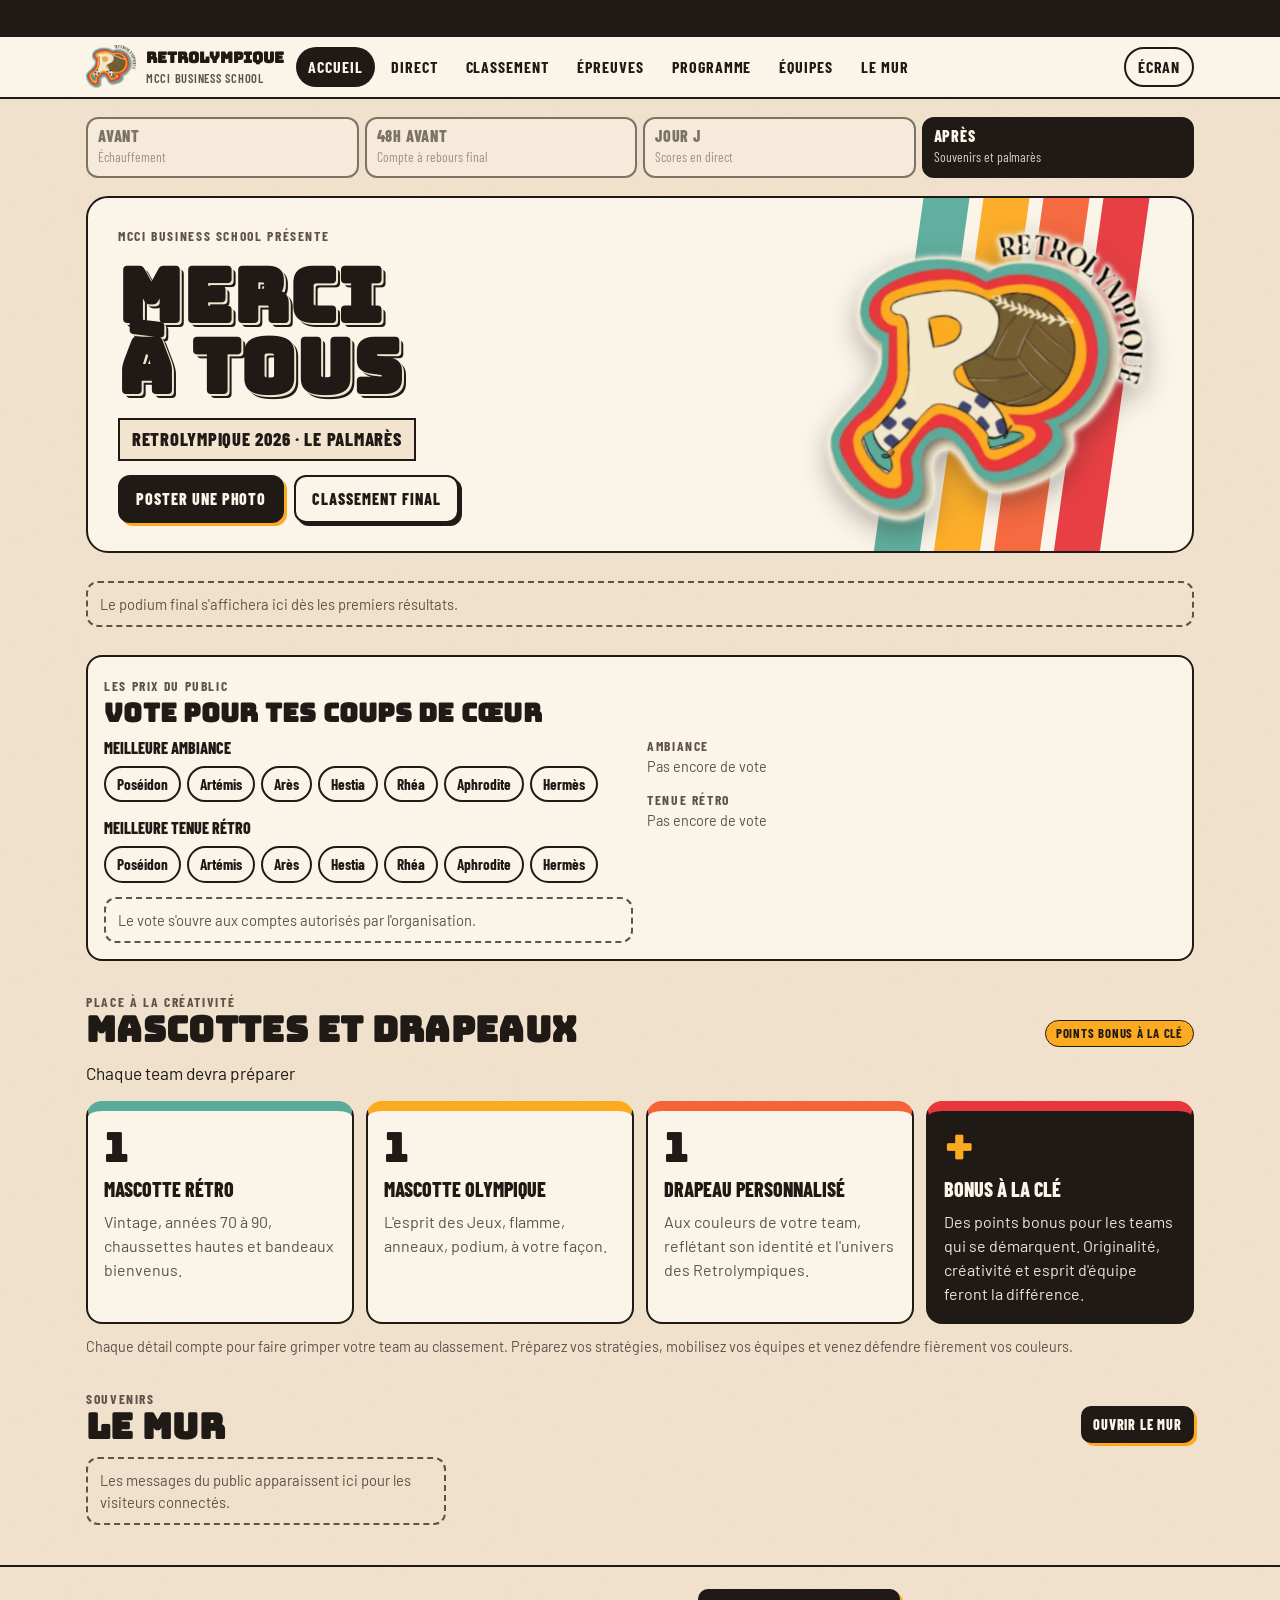
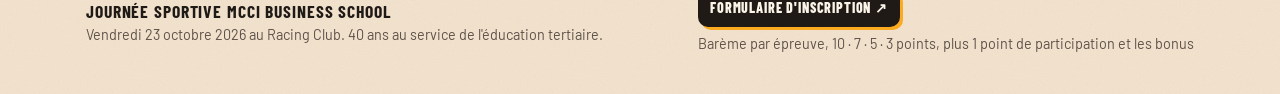
<file: Retrolympique code.html>
<!doctype html>
<html lang="fr">
<head>
<meta charset="utf-8">
<meta name="viewport" content="width=device-width,initial-scale=1,viewport-fit=cover">
<meta name="description" content="Retrolympiques 2026, la Journée Sportive de la MCCI Business School au Racing Club, le 23 octobre 2026.">
<style>:root{color-scheme:light}body{margin:0}img{max-width:100%}[hidden]{display:none!important}</style>
</head>
<body>
<title>Retrolympique MCCI 2026</title>
<link rel="stylesheet" href="https://fonts.googleapis.com/css2?family=Bungee&family=Barlow+Condensed:wght@500;600;700;800&family=Barlow:wght@400;500;600;700&display=swap">
<style id="css">
/* Layout concept: affiche rétro vivante, toile crème, quatre bandes verticales, onglets collants, cartes autocollant */
:root{
  --canvas:#F3E4CF; --paper:#FBF4E8; --ink:#1F1A16; --ink2:#5E5249; --line:rgba(31,26,22,.16);
  --teal:#59AC9A; --tealD:#2E6B5F; --mustard:#FCAA20; --orange:#F56438; --red:#E7363C; --mcci:#3F7896;
  --display:'Bungee',Impact,'Arial Black',sans-serif;
  --cond:'Barlow Condensed','Arial Narrow',Arial,sans-serif;
  --body:'Barlow',system-ui,-apple-system,'Segoe UI',sans-serif;
  --logo:url("[data-uri]");
  color-scheme:light;
}
*{box-sizing:border-box}
html{scroll-behavior:smooth}
body{background:var(--canvas);color:var(--ink);font-family:var(--body);font-size:16px;line-height:1.5;
  background-image:url("data:image/svg+xml,%3Csvg xmlns='http://www.w3.org/2000/svg' width='220' height='220'%3E%3Cfilter id='n'%3E%3CfeTurbulence type='fractalNoise' baseFrequency='.85' numOctaves='3' stitchTiles='stitch'/%3E%3CfeColorMatrix values='0 0 0 0 .45 0 0 0 0 .35 0 0 0 0 .25 0 0 0 .09 0'/%3E%3C/filter%3E%3Crect width='100%25' height='100%25' filter='url(%23n)'/%3E%3C/svg%3E");}
button,input,select,textarea{font:inherit;color:inherit}
button{cursor:pointer}
:focus-visible{outline:3px solid var(--ink);outline-offset:2px}
.wrap{max-width:1140px;margin:0 auto;padding-inline:16px}
h1,h2,h3{text-wrap:balance;margin:0}
.disp{font-family:var(--display);letter-spacing:.01em;line-height:.95;text-transform:uppercase}
.retro{text-shadow:2px 2px 0 var(--canvas),4px 4px 0 var(--ink)}
.cond{font-family:var(--cond)}
.eyebrow{font-family:var(--cond);font-weight:700;text-transform:uppercase;letter-spacing:.12em;font-size:.85rem;color:var(--ink2)}
.num{font-variant-numeric:tabular-nums}

/* ticker */
.ticker{background:var(--ink);color:var(--paper);overflow:hidden;white-space:nowrap;font-family:var(--cond);font-weight:600;letter-spacing:.04em;text-transform:uppercase;font-size:.95rem}
.ticker .run{display:inline-flex;gap:48px;padding-block:7px;animation:tick 40s linear infinite;padding-left:100%}
.ticker .run span::before{content:"";display:inline-block;width:9px;height:9px;border-radius:50%;background:var(--mustard);margin-right:10px;vertical-align:1px}
.ticker .run span.hot::before{background:var(--red)}
@keyframes tick{to{transform:translateX(-100%)}}

/* nav */
.nav{position:sticky;top:env(safe-area-inset-top,0px);z-index:20;background:var(--paper);border-bottom:2px solid var(--ink)}
.nav .wrap{display:flex;align-items:center;gap:12px;padding-block:8px}
.brand{display:flex;align-items:center;gap:10px;min-width:0;flex-shrink:0;text-decoration:none;color:inherit}
.brand i{width:50px;height:44px;background:var(--logo) center/contain no-repeat;flex-shrink:0}
.brand b{font-family:var(--display);font-size:.95rem;line-height:1}
.brand small{display:block;font-family:var(--cond);font-weight:600;font-size:.78rem;color:var(--ink2);letter-spacing:.06em;text-transform:uppercase}
.tabs{display:flex;gap:4px;overflow-x:auto;scrollbar-width:none;flex:1;min-width:0}
.tabs::-webkit-scrollbar{display:none}
.tab{border:0;background:transparent;font-family:var(--cond);font-weight:700;text-transform:uppercase;letter-spacing:.06em;font-size:1rem;padding:8px 12px;border-radius:999px;white-space:nowrap}
.tab[aria-current="true"]{background:var(--ink);color:var(--paper)}
.tab .dot{display:inline-block;width:8px;height:8px;border-radius:50%;background:var(--red);margin-right:6px;animation:pulse 1.2s infinite}
.iconbtn{border:2px solid var(--ink);background:var(--paper);border-radius:999px;padding:6px 12px;font-family:var(--cond);font-weight:700;text-transform:uppercase;letter-spacing:.05em;white-space:nowrap}
@media (max-width:1200px){.brand small{display:none}.tab{padding:8px 9px}}
@media (max-width:860px){.brand b{display:none}}

/* phase rail */
.phases{display:grid;grid-template-columns:repeat(4,1fr);gap:6px;margin-block:18px 0}
.ph{border:2px solid var(--ink);border-radius:12px;padding:8px 10px;background:var(--paper);font-family:var(--cond);text-align:left}
.ph b{display:block;font-weight:800;text-transform:uppercase;letter-spacing:.05em;font-size:1rem;line-height:1.1}
.ph span{font-size:.85rem;color:var(--ink2)}
.ph.on{background:var(--ink);color:var(--paper)}
.ph.on span{color:#d9cdbd}
.ph.past{opacity:.55}
@media (max-width:560px){.ph span{display:none}.ph b{font-size:.85rem}}

/* hero */
.hero{position:relative;overflow:hidden;border:2px solid var(--ink);border-radius:22px;background:var(--paper);margin-block:18px;min-height:340px;display:grid;grid-template-columns:1.25fr .75fr;align-items:center}
.stripes{position:absolute;inset:0;pointer-events:none;display:flex;justify-content:flex-end;gap:14px;padding-right:6%}
.stripes i{width:46px;height:118%;margin-top:-4%;border-radius:0 0 40px 40px;transform:skewX(-8deg);opacity:.95}
.stripes i:nth-child(1){background:var(--teal)} .stripes i:nth-child(2){background:var(--mustard)} .stripes i:nth-child(3){background:var(--orange)} .stripes i:nth-child(4){background:var(--red)}
.hero .copy{position:relative;padding:28px 28px 28px 30px;display:grid;gap:14px;min-width:0}
.hero h1{font-size:clamp(2.4rem,7vw,4.7rem)}
.datebar{display:inline-block;background:var(--canvas);border:2px solid var(--ink);padding:6px 12px;font-family:var(--cond);font-weight:800;font-size:1.15rem;text-transform:uppercase;letter-spacing:.04em;justify-self:start}
.hero .badge{position:relative;justify-self:center;width:min(320px,86%);aspect-ratio:462/399;max-width:100%;background:var(--logo) center/contain no-repeat;filter:drop-shadow(0 0 2px #FBF4E8) drop-shadow(0 0 3px #FBF4E8) drop-shadow(0 10px 14px rgba(31,26,22,.35));transform:rotate(-4deg);animation:bob 4s ease-in-out infinite}
@keyframes bob{50%{transform:rotate(2deg) translateY(-8px)}}
@media (max-width:760px){.hero{grid-template-columns:1fr}.hero .badge{width:200px;margin-bottom:26px}.stripes{opacity:.35}}

.count{display:flex;gap:10px;flex-wrap:wrap}
.count div{background:var(--ink);color:var(--paper);border-radius:12px;padding:8px 10px;min-width:72px;text-align:center}
.count b{display:block;font-family:var(--display);font-size:clamp(1.6rem,4vw,2.4rem);line-height:1}
.count small{font-family:var(--cond);text-transform:uppercase;letter-spacing:.1em;font-weight:600;font-size:.75rem;color:#e6d9c6}

/* sections */
section.block{margin-block:28px}
.head{display:flex;align-items:end;justify-content:space-between;gap:12px;flex-wrap:wrap;margin-bottom:14px}
.head h2{font-size:clamp(1.5rem,4vw,2.2rem)}
.grid{display:grid;gap:14px}
.g2{grid-template-columns:repeat(auto-fit,minmax(min(100%,320px),1fr))}
.g3{grid-template-columns:repeat(auto-fill,minmax(min(100%,250px),1fr))}
.g4{grid-template-columns:repeat(auto-fill,minmax(min(100%,190px),1fr))}
.card{background:var(--paper);border:2px solid var(--ink);border-radius:16px;padding:16px;min-width:0}
.card.flat{border-width:1px;border-color:var(--line)}
.muted{color:var(--ink2)}
.small{font-size:.9rem}
.pill{display:inline-flex;align-items:center;gap:6px;font-family:var(--cond);font-weight:700;text-transform:uppercase;letter-spacing:.06em;font-size:.8rem;padding:3px 10px;border-radius:999px;border:1.5px solid var(--ink);background:var(--paper);white-space:nowrap}
.pill.live{background:var(--red);color:#fff;border-color:var(--red)}
.pill.live::before{content:"";width:7px;height:7px;border-radius:50%;background:#fff;animation:pulse 1.2s infinite}
.pill.done{background:var(--ink);color:var(--paper)}
.pill.soon{background:var(--canvas)}
@keyframes pulse{50%{opacity:.25}}
.btn{border:2px solid var(--ink);background:var(--ink);color:var(--paper);border-radius:12px;padding:10px 16px;font-family:var(--cond);font-weight:800;text-transform:uppercase;letter-spacing:.06em;font-size:1rem;box-shadow:3px 3px 0 var(--mustard);transition:transform .12s, box-shadow .12s}
.btn:hover{transform:translate(-1px,-1px);box-shadow:5px 5px 0 var(--mustard)}
.btn:active{transform:translate(2px,2px);box-shadow:0 0 0 var(--mustard)}
.btn.alt{background:var(--paper);color:var(--ink);box-shadow:3px 3px 0 var(--ink)}
.btn.red{background:var(--red);border-color:var(--red);box-shadow:3px 3px 0 var(--ink)}
.btn:disabled{opacity:.45;cursor:not-allowed;transform:none}
.btn.sm{padding:6px 10px;font-size:.88rem;border-radius:10px}

/* activities */
.act{position:relative;overflow:hidden;cursor:pointer;text-align:left;display:grid;gap:8px;align-content:start}
.act::before{content:"";position:absolute;right:14px;top:0;bottom:0;width:16px;background:var(--fam);opacity:.9}
.act h3{font-family:var(--cond);font-weight:800;font-size:1.45rem;text-transform:uppercase;line-height:1.05;padding-right:34px}
.act .meta{display:flex;gap:6px;flex-wrap:wrap;padding-right:30px}
.fam-collectif{--fam:var(--teal)} .fam-plateau{--fam:var(--mustard)} .fam-ambiance{--fam:var(--orange)} .fam-force{--fam:var(--red)}
.legend{display:flex;gap:14px;flex-wrap:wrap;font-family:var(--cond);font-weight:600;text-transform:uppercase;letter-spacing:.05em;font-size:.85rem}
.legend i{display:inline-block;width:14px;height:14px;border-radius:4px;background:var(--fam);margin-right:6px;vertical-align:-2px;border:1.5px solid var(--ink)}

/* standings */
.table{width:100%;border-collapse:collapse}
.scroll{overflow-x:auto}
.table th{font-family:var(--cond);text-transform:uppercase;letter-spacing:.08em;font-size:.8rem;color:var(--ink2);text-align:left;padding:6px 8px;border-bottom:2px solid var(--ink)}
.table td{padding:10px 8px;border-bottom:1px solid var(--line);vertical-align:middle}
.table tr.me td{background:rgba(252,170,32,.22)}
.rank{font-family:var(--display);font-size:1.3rem;width:46px}
.cls{display:flex;align-items:center;gap:10px;font-weight:700;min-width:0}
.chip{width:40px;height:34px;border-radius:9px;display:grid;place-items:center;font-family:var(--cond);font-weight:800;font-size:.72rem;letter-spacing:-.01em;border:2px solid var(--ink);flex-shrink:0;color:var(--ink)}
.medals{display:flex;gap:8px;font-family:var(--cond);font-weight:700}
.m{display:inline-flex;align-items:center;gap:4px}
.m i{width:14px;height:14px;border-radius:50%;border:1.5px solid var(--ink)}
.m.g i{background:#F4C430}.m.s i{background:#C9C6C0}.m.b i{background:#C9803D}
.pts{font-family:var(--display);font-size:1.35rem;text-align:right}
.bar{height:8px;border-radius:99px;background:var(--line);overflow:hidden;margin-top:4px}
.bar i{display:block;height:100%;background:var(--orange);border-radius:99px;transition:width .8s}

/* podium */
.podium{display:grid;grid-template-columns:1fr 1fr 1fr;align-items:end;gap:10px;margin-top:10px}
.pod{border:2px solid var(--ink);border-radius:14px 14px 0 0;text-align:center;padding:12px 8px;display:grid;gap:4px;align-content:start}
.pod .disp{font-size:clamp(1rem,3vw,1.5rem)}
.pod.p1{background:var(--mustard);min-height:190px}.pod.p2{background:var(--teal);min-height:150px}.pod.p3{background:var(--orange);min-height:120px}
.pod b{font-family:var(--display);font-size:2rem}

/* bracket */
.bracket{display:grid;grid-auto-flow:column;grid-auto-columns:minmax(190px,1fr);gap:14px;overflow-x:auto;padding-bottom:8px}
.round{display:flex;flex-direction:column;justify-content:space-around;gap:10px}
.round h4{margin:0 0 4px;font-family:var(--cond);text-transform:uppercase;letter-spacing:.08em;font-size:.85rem;color:var(--ink2)}
.match{background:var(--paper);border:2px solid var(--ink);border-radius:12px;overflow:hidden}
.match.live{border-color:var(--red);box-shadow:0 0 0 3px rgba(231,54,60,.25)}
.mrow{display:flex;justify-content:space-between;gap:8px;padding:6px 10px;font-weight:600}
.mrow+.mrow{border-top:1px solid var(--line)}
.mrow.win{background:rgba(89,172,154,.25);font-weight:800}
.mrow .sc{font-family:var(--display);min-width:24px;text-align:right}
.mrow .tbd{color:var(--ink2);font-weight:500;font-style:italic}

/* live */
.livecard{display:grid;gap:10px}
.score{display:grid;grid-template-columns:1fr auto 1fr;align-items:center;gap:10px;text-align:center}
.score .t{font-family:var(--cond);font-weight:800;font-size:1.3rem;text-transform:uppercase;line-height:1.05}
.score .s{font-family:var(--display);font-size:2.4rem;display:flex;gap:10px}
.feed{display:grid;gap:8px}
.feed .it{display:grid;grid-template-columns:auto 1fr;gap:10px;align-items:start;padding:10px 12px;border-radius:12px;background:var(--paper);border:1px solid var(--line)}
.feed .it time{font-family:var(--cond);font-weight:700;color:var(--ink2);font-size:.9rem;min-width:44px}
.feed .it.gold{border:2px solid var(--mustard)}

/* classes */
.clscard{display:grid;gap:8px;text-align:left;cursor:pointer}
.clscard .top{display:flex;align-items:center;gap:10px}
.clscard .chip{width:48px;height:44px;font-size:.85rem}
.clscard.mine{box-shadow:6px 6px 0 var(--mustard)}

/* programme */
.timeline{display:grid;gap:0;border-left:4px solid var(--ink);margin-left:10px}
.slot{position:relative;display:grid;grid-template-columns:80px 1fr;gap:12px;padding:10px 0 14px 18px}
.slot::before{content:"";position:absolute;left:-12px;top:14px;width:16px;height:16px;border-radius:50%;background:var(--fam,var(--ink));border:2px solid var(--ink)}
.slot .h{font-family:var(--display);font-size:1.1rem}
.slot .w{font-weight:700}
@media (max-width:480px){.slot{grid-template-columns:62px 1fr}}

/* wall */
.wall{columns:3 260px;column-gap:14px}
.post{break-inside:avoid;margin-bottom:14px;background:var(--paper);border:2px solid var(--ink);border-radius:14px;overflow:hidden}
.post img{display:block;width:100%;height:auto}
.post .pb{padding:12px}
.post .by{font-family:var(--cond);font-weight:700;text-transform:uppercase;letter-spacing:.05em;font-size:.85rem;color:var(--ink2)}
.form{display:grid;gap:10px}
.field{display:grid;gap:4px}
.field label{font-family:var(--cond);font-weight:700;text-transform:uppercase;letter-spacing:.06em;font-size:.85rem}
.in{width:100%;border:2px solid var(--ink);border-radius:10px;background:#fff;padding:9px 11px}
textarea.in{min-height:90px;resize:vertical}
.row{display:flex;gap:10px;flex-wrap:wrap;align-items:center}
.note{border:2px dashed var(--ink2);border-radius:12px;padding:10px 12px;font-size:.92rem;color:var(--ink2)}

/* pick / vote */
.picks{display:flex;flex-wrap:wrap;gap:6px}
.pick{border:2px solid var(--ink);background:var(--paper);border-radius:999px;padding:5px 11px;font-family:var(--cond);font-weight:700;font-size:.95rem}
.pick[aria-pressed="true"]{background:var(--ink);color:var(--paper)}
.meter{display:grid;gap:6px}
.meter .r{display:grid;grid-template-columns:90px 1fr 34px;gap:8px;align-items:center;font-family:var(--cond);font-weight:700}

/* checklist */
.check{display:grid;gap:8px}
.check label{display:flex;gap:10px;align-items:center;padding:10px 12px;border:2px solid var(--ink);border-radius:12px;background:var(--paper);font-weight:600;cursor:pointer}
.check input{width:20px;height:20px;accent-color:var(--teal)}
.check label:has(input:checked){background:rgba(89,172,154,.25);text-decoration:line-through}

/* modal and drawer */
.scrim{position:fixed;inset:0;background:rgba(31,26,22,.55);z-index:55;display:grid;place-items:center;padding:16px}
.modal{background:var(--paper);border:3px solid var(--ink);border-radius:20px;max-width:640px;width:100%;max-height:88vh;overflow:auto;padding:20px;box-shadow:8px 8px 0 var(--ink)}
.drawer{position:fixed;top:0;right:0;bottom:0;width:min(520px,100%);background:var(--paper);border-left:3px solid var(--ink);z-index:45;overflow:auto;padding:calc(16px + env(safe-area-inset-top,0px)) 16px calc(90px + env(safe-area-inset-bottom,0px))}
.pubbar{position:fixed;right:0;bottom:0;width:min(520px,100%);z-index:46;background:var(--ink);color:var(--paper);padding:12px 16px calc(12px + env(safe-area-inset-bottom,0px));display:flex;gap:10px;align-items:center;justify-content:space-between}
.adm h3{font-family:var(--cond);font-weight:800;text-transform:uppercase;letter-spacing:.05em;font-size:1.2rem;margin:18px 0 8px}
.step{display:inline-flex;align-items:center;border:2px solid var(--ink);border-radius:10px;overflow:hidden}
.step button{border:0;background:var(--canvas);width:34px;height:34px;font-weight:800;font-size:1.1rem}
.step span{min-width:34px;text-align:center;font-family:var(--display)}
.ematch{border:1.5px solid var(--line);border-radius:12px;padding:10px;display:grid;gap:8px;margin-bottom:8px;background:#fff}
.ematch .tm{display:grid;grid-template-columns:1fr auto;gap:8px;align-items:center;font-weight:700}
.toast{position:fixed;left:50%;bottom:calc(20px + env(safe-area-inset-bottom,0px));transform:translateX(-50%);background:var(--ink);color:var(--paper);padding:10px 16px;border-radius:12px;z-index:60;font-weight:600;max-width:calc(100% - 32px);box-shadow:4px 4px 0 var(--mustard)}

/* tv */
.tv{position:fixed;inset:0;z-index:50;background:var(--canvas);display:grid;grid-template-rows:auto 1fr auto;padding:24px 32px}
.tv .slide{display:grid;align-content:center;gap:18px}
.tv .tvt{font-size:clamp(2rem,5vw,4rem)}
.tv .table td{font-size:1.5rem;padding:10px}
.tv .pts{font-size:2rem}

/* équipes */
.tstrip{display:grid;grid-template-columns:repeat(2,minmax(0,1fr));gap:10px}
@media (min-width:640px){.tstrip{grid-template-columns:repeat(4,minmax(0,1fr))}}
@media (min-width:1000px){.tstrip{grid-template-columns:repeat(7,minmax(0,1fr))}}
.tflag b{overflow-wrap:anywhere}
.tflag{position:relative;overflow:hidden;background:var(--tc);color:var(--tf);border:2px solid var(--ink);border-radius:14px;padding:14px 12px 12px;text-align:left;display:grid;gap:2px;min-height:130px;align-content:end;box-shadow:3px 3px 0 var(--ink);transition:transform .15s,box-shadow .15s}
.tflag::before{content:"";position:absolute;top:-10px;right:14px;width:12px;height:70px;background:var(--tf);opacity:.22;border-radius:0 0 8px 8px}
.tflag:hover{transform:translateY(-3px) rotate(-1deg);box-shadow:5px 6px 0 var(--ink)}
.tflag[aria-pressed="true"]{box-shadow:0 0 0 3px var(--canvas),0 0 0 6px var(--ink)}
.tflag b{font-family:var(--display);font-size:1.25rem;line-height:1;text-transform:uppercase}
.tflag small{font-family:var(--cond);font-weight:700;text-transform:uppercase;letter-spacing:.05em;font-size:.88rem}
.tflag span{font-family:var(--cond);font-weight:600;text-transform:uppercase;letter-spacing:.14em;font-size:.72rem;opacity:.85}
.team{padding:0;overflow:hidden;text-align:left;cursor:pointer;display:grid;align-content:start}
.team .flag{background:var(--tc);color:var(--tf);padding:20px 16px 14px;display:grid;gap:4px;border-bottom:2px solid var(--ink);position:relative}
.team .flag .disp{font-size:clamp(1.7rem,4vw,2.2rem)}
.team .flag small{font-family:var(--cond);font-weight:700;text-transform:uppercase;letter-spacing:.08em;font-size:.95rem}
.team .flag .rk{position:absolute;top:12px;right:14px;font-family:var(--display);font-size:1.6rem;opacity:.9}
.team .tb{padding:14px 16px;display:grid;gap:8px}
.team.mine{box-shadow:6px 6px 0 var(--tc),6px 6px 0 2px var(--ink)}
.cta{position:relative;overflow:hidden;background:var(--ink);color:var(--paper);border:2px solid var(--ink);border-radius:20px;padding:24px;display:grid;gap:12px;grid-template-columns:1fr auto;align-items:center}
.cta h2{font-size:clamp(1.8rem,5vw,2.8rem);color:var(--mustard)}
.cta p{margin:0;max-width:60ch;color:#efe4d3}
.cta .go{display:inline-flex;align-items:center;gap:10px;background:var(--mustard);color:var(--ink);border:2px solid var(--paper);border-radius:14px;padding:14px 20px;font-family:var(--display);font-size:1.1rem;text-decoration:none;box-shadow:4px 4px 0 var(--red);transition:transform .12s;white-space:nowrap}
.cta .go:hover{transform:translate(-2px,-2px) rotate(-1deg)}
.cta::after{content:"";position:absolute;right:-30px;top:-40px;width:180px;height:180px;border-radius:50%;border:22px solid var(--red);opacity:.25;pointer-events:none}
@media (max-width:640px){.cta{grid-template-columns:1fr}}
.lead{font-size:1.08rem;max-width:58ch;margin:0}
.crea{display:grid;gap:12px;grid-template-columns:repeat(auto-fit,minmax(min(100%,210px),1fr))}
.crea .it{background:var(--paper);border:2px solid var(--ink);border-radius:16px;padding:16px;display:grid;gap:6px;align-content:start}
.crea .it .big{font-family:var(--display);font-size:2.6rem;line-height:1}
.crea .it h3{font-family:var(--cond);font-weight:800;text-transform:uppercase;font-size:1.25rem}
canvas#fx{position:fixed;inset:0;pointer-events:none;z-index:70;width:100%;height:100%}
footer{margin-top:40px;border-top:2px solid var(--ink);padding-block:22px 40px}
@media (prefers-reduced-motion:reduce){*{animation:none!important;transition:none!important}.ticker .run{padding-left:16px}}
</style>

<div id="app"></div>
<script type="application/json" id="state">null</script>
<script id="main">
(function(){
"use strict";
/* ---------- Données de base ---------- */
var CLASSES=[
 ["POS","Poséidon","BTS MCO","Bleu","#3F4573","#FFFFFF","POS"],
 ["ART","Artémis","BTS GPME + Alternance","Vert","#5BAE9A","#1F1A16","ART"],
 ["ARE","Arès","BTS SIO","Noir","#141414","#FFFFFF","ARÈS"],
 ["HES","Hestia","BTS COMM","Rose","#F55A7A","#1F1A16","HES"],
 ["RHE","Rhéa","Licence","Violet","#7765AE","#FFFFFF","RHÉA"],
 ["APH","Aphrodite","Master","Rouge","#E7363C","#FFFFFF","APH"],
 ["HER","Hermès","Admin","Orange","#F56438","#1F1A16","HER"]
].map(function(c){return {id:c[0],nom:c[1],cl:c[2],coul:c[3],col:c[4],fg:c[5],ab:c[6]};});
var NT=CLASSES.length;
var CL={};CLASSES.forEach(function(c){CL[c.id]=c;});
var FAM={collectif:"Sports collectifs",plateau:"Jeux de table",ambiance:"Jeux d'ambiance",force:"Force et relais"};
var ACTS=[
 {id:"foot",nom:"Football",fam:"collectif",fmt:"tableau",h:"9h00",l:"Terrain A",eq:"7 joueurs par équipe",r:"Matchs de 10 minutes. En cas d'égalité, séance de 3 tirs au but."},
 {id:"basket",nom:"Basketball",fam:"collectif",fmt:"tableau",h:"9h30",l:"Terrain B",eq:"5 joueurs par équipe",r:"Matchs de 8 minutes en continu. Égalité, premier panier marqué gagne."},
 {id:"volley",nom:"Volleyball",fam:"collectif",fmt:"tableau",h:"10h00",l:"Terrain C",eq:"6 joueurs par équipe",r:"Un set de 15 points, 2 points d'écart ou plafond à 21."},
 {id:"prison",nom:"Ballon prisonnier",fam:"collectif",fmt:"tableau",h:"11h00",l:"Pelouse",eq:"8 joueurs par équipe",r:"Manches de 6 minutes. L'équipe avec le plus de joueurs encore en jeu gagne."},
 {id:"corde",nom:"Tir à la corde",fam:"force",fmt:"tableau",h:"13h00",l:"Pelouse",eq:"8 tireurs par équipe",r:"Duel en 2 manches gagnantes. Le ruban doit franchir la ligne de son camp."},
 {id:"relais",nom:"Relais avec épreuve",fam:"force",fmt:"classement",h:"14h00",l:"Piste",eq:"4 relayeurs par équipe",r:"Chaque relayeur réalise une épreuve surprise avant de passer le témoin. Classement au chrono."},
 {id:"uno",nom:"Uno",fam:"plateau",fmt:"classement",h:"9h30",l:"Club house",eq:"2 joueurs par équipe",r:"Tables de 4, les deux premiers montent au tour suivant jusqu'à la table finale."},
 {id:"domino",nom:"Domino",fam:"plateau",fmt:"classement",h:"10h30",l:"Club house",eq:"2 joueurs par équipe",r:"Parties en duo, premier binôme à 100 points. Système suisse en 4 rondes."},
 {id:"echecs",nom:"Échecs",fam:"plateau",fmt:"classement",h:"9h00",l:"Club house",eq:"1 joueur par équipe",r:"Parties rapides de 10 minutes. Système suisse en 4 rondes."},
 {id:"chaise",nom:"Chaise musicale",fam:"ambiance",fmt:"classement",h:"12h00",l:"Scène",eq:"2 joueurs par équipe",r:"Une chaise retirée à chaque arrêt de la musique. Le dernier assis l'emporte."},
 {id:"freeze",nom:"Mère glacée",fam:"ambiance",fmt:"classement",h:"12h30",l:"Scène",eq:"3 joueurs par équipe",r:"Freeze dès que la musique s'arrête. Le moindre mouvement élimine."},
 {id:"petanque",nom:"Pétanque",fam:"force",fmt:"tableau",h:"10h00",l:"Espace pétanque",eq:"Doublette par équipe",r:"Parties en 11 points, durée maximale de 20 minutes."}
];
var AC={};ACTS.forEach(function(a){AC[a.id]=a;});
var PTS=[10,7,5,3], PART=1;
var T_J2=Date.parse("2026-10-21T00:00:00+04:00"), T_GO=Date.parse("2026-10-23T08:00:00+04:00"), T_LIVE=Date.parse("2026-10-23T06:00:00+04:00"), T_END=Date.parse("2026-10-23T18:00:00+04:00");
var PHASES=[["avant","Avant","Échauffement"],["j2","48h avant","Compte à rebours final"],["live","Jour J","Scores en direct"],["apres","Après","Souvenirs et palmarès"]];
var RESET=":root{color-scheme:light;padding-top:env(safe-area-inset-top,0px);padding-bottom:env(safe-area-inset-bottom,0px)}body{margin:0;font:14px/1.4 system-ui,-apple-system,sans-serif}img{max-width:100%}[hidden]{display:none!important}";

/* ---------- Etat ---------- */
function defaultState(){
  var a={};ACTS.forEach(function(x){a[x.id]={st:"avenir",h:x.h,l:x.l,fmt:x.fmt,br:null,rk:[],ff:[]};});
  return {v:2,phase:null,pin:hash("2310"),annonce:"",acts:a,fp:{},mb:{},feed:[],photos:[],horairesOk:false,pub:null};
}
var S;try{S=JSON.parse(document.getElementById("state").textContent);}catch(e){S=null;}
if(!S)S=defaultState();
if(!S.mb)S.mb={};
if(S.v!==2){var d0=defaultState();ACTS.forEach(function(x){var o=S.acts&&S.acts[x.id]||{};d0.acts[x.id].h=o.h||x.h;d0.acts[x.id].l=o.l||x.l;});S.acts=d0.acts;S.fp={};S.mb={};S.v=2;}
ACTS.forEach(function(x){if(!S.acts[x.id])S.acts[x.id]={st:"avenir",h:x.h,l:x.l,fmt:x.fmt,br:null,rk:[],ff:[]};});
var dirty=0;
function hash(s){var h=5381;for(var i=0;i<s.length;i++)h=((h<<5)+h+s.charCodeAt(i))|0;return "h"+(h>>>0).toString(36);}

/* ---------- Stockage local ---------- */
function lsGet(k,d){try{var v=localStorage.getItem("retro26_"+k);return v==null?d:JSON.parse(v);}catch(e){return d;}}
function lsSet(k,v){try{localStorage.setItem("retro26_"+k,JSON.stringify(v));}catch(e){}}
function ssGet(k,d){try{var v=sessionStorage.getItem("retro26_"+k);return v==null?d:JSON.parse(v);}catch(e){return d;}}
function ssSet(k,v){try{sessionStorage.setItem("retro26_"+k,JSON.stringify(v));}catch(e){}}

var ui={tab:ssGet("tab","accueil"),admin:ssGet("admin",false)&&true,drawer:!!(ssGet("admin",false)&&ssGet("drawer",false)),adAct:ssGet("adAct","foot"),me:lsGet("me",null),peek:null};
var hashTab=(location.hash||"").replace("#","");
if(["accueil","direct","classement","epreuves","programme","classes","mur"].indexOf(hashTab)>=0)ui.tab=hashTab;

/* ---------- Utilitaires ---------- */
function esc(s){return String(s==null?"":s).replace(/[&<>"']/g,function(c){return {"&":"&amp;","<":"&lt;",">":"&gt;",'"':"&quot;","'":"&#39;"}[c];});}
function $(s,r){return (r||document).querySelector(s);}
function nm(id){return id&&CL[id]?CL[id].nom:"";}
function chip(id){var c=CL[id];if(!c)return "";return '<span class="chip" style="background:'+c.col+';color:'+c.fg+'">'+esc(c.ab)+'</span>';}
function tname(id){var c=CL[id];if(!c)return "";return '<span style="min-width:0"><b>'+esc(c.nom)+'</b> <span class="muted small" style="font-weight:500">'+esc(c.cl)+'</span></span>';}
function lab(c){return c.nom+" · "+c.cl;}
function now(){return Date.now();}
function phase(){
  if(ui.peek)return ui.peek;
  if(S.phase)return S.phase;
  var t=now();if(t<T_J2)return "avant";if(t<T_LIVE)return "j2";if(t<T_END)return "live";return "apres";
}
function hm(t){var d=new Date(t);var mu=new Date(d.getTime()+(4*60+d.getTimezoneOffset())*60000);return mu.getHours()+"h"+String(mu.getMinutes()).padStart(2,"0");}
function toast(msg){var t=document.createElement("div");t.className="toast";t.setAttribute("role","status");t.textContent=msg;document.body.appendChild(t);setTimeout(function(){t.remove();},3200);}
function stLabel(st){return st==="encours"?'<span class="pill live">En direct</span>':st==="termine"?'<span class="pill done">Terminé</span>':'<span class="pill soon">À venir</span>';}

/* ---------- Tableau éliminatoire ---------- */
var RN=["Quarts","Demies","Finale"];
function emptyBr(order){var r0=[];for(var i=0;i<4;i++){var m=mk(order[2*i],order[2*i+1]);if(m.a&&!m.b)m.st="fini";r0.push(m);}return {r:[r0,[mk(),mk()],[mk()]],pf:mk()};}
function mk(a,b){return {a:a||null,b:b||null,sa:0,sb:0,st:"avenir",w:null};}
function win(m){if(!m||m.st!=="fini"||!m.a)return null;if(!m.b)return m.a;if(m.sa>m.sb)return m.a;if(m.sb>m.sa)return m.b;return m.w;}
function lose(m){var w=win(m);if(!w||!m.b)return null;return w===m.a?m.b:m.a;}
function resync(br){
  var L=br.r.length;for(var r=1;r<L;r++){br.r[r].forEach(function(m,i){var a=win(br.r[r-1][2*i]),b=win(br.r[r-1][2*i+1]);if(m.a!==a||m.b!==b){m.a=a;m.b=b;m.sa=0;m.sb=0;m.st="avenir";m.w=null;}});}
  var a=lose(br.r[L-2][0]),b=lose(br.r[L-2][1]);var p=br.pf;if(p.a!==a||p.b!==b){p.a=a;p.b=b;p.sa=0;p.sb=0;p.st="avenir";p.w=null;}
}
function ranking(id){
  var s=S.acts[id];
  if(s.fmt==="tableau"){if(!s.br)return [];var f=s.br.r[s.br.r.length-1][0],p=s.br.pf;return [win(f),lose(f),win(p),lose(p)];}
  return (s.rk||[]).slice(0,4);
}
function allMatches(){var out=[];ACTS.forEach(function(a){var s=S.acts[a.id];if(s.fmt!=="tableau"||!s.br)return;s.br.r.forEach(function(rd,ri){rd.forEach(function(m,mi){out.push({act:a,m:m,rn:RN[ri],ri:ri,mi:mi});});});out.push({act:a,m:s.br.pf,rn:"Petite finale",ri:4,mi:0});});return out;}

/* ---------- Classement ---------- */
function standings(){
  var t={};CLASSES.forEach(function(c){t[c.id]={id:c.id,p:0,g:0,s:0,b:0,f:0};});
  ACTS.forEach(function(a){var s=S.acts[a.id];var rk=ranking(a.id);
    rk.forEach(function(cid,i){if(cid&&t[cid]){t[cid].p+=PTS[i];if(i===0)t[cid].g++;if(i===1)t[cid].s++;if(i===2)t[cid].b++;if(i===3)t[cid].f++;}});
    if(s.st==="termine"){CLASSES.forEach(function(c){if(rk.indexOf(c.id)<0&&(s.ff||[]).indexOf(c.id)<0)t[c.id].p+=PART;});}
  });
  Object.keys(S.fp||{}).forEach(function(k){if(t[k])t[k].p+=S.fp[k]||0;});
  Object.keys(S.mb||{}).forEach(function(k){if(t[k])t[k].p+=S.mb[k]||0;});
  return Object.keys(t).map(function(k){return t[k];}).sort(function(x,y){return y.p-x.p||y.g-x.g||y.s-x.s||y.b-x.b||nm(x.id).localeCompare(nm(y.id));});
}

/* ---------- Effets ---------- */
var fxc,fxx,parts=[],fxOn=false;
function confetti(n){
  if(window.matchMedia&&matchMedia("(prefers-reduced-motion: reduce)").matches)return;
  if(!fxc){fxc=document.createElement("canvas");fxc.id="fx";document.body.appendChild(fxc);fxx=fxc.getContext("2d");}
  fxc.width=innerWidth*devicePixelRatio;fxc.height=innerHeight*devicePixelRatio;
  var cols=["#59AC9A","#FCAA20","#F56438","#E7363C","#1F1A16"];
  for(var i=0;i<(n||140);i++)parts.push({x:innerWidth/2+(Math.random()-.5)*200,y:innerHeight*.35,vx:(Math.random()-.5)*14,vy:-Math.random()*14-4,r:Math.random()*6+4,c:cols[i%5],a:Math.random()*6,va:(Math.random()-.5)*.3,life:0});
  if(!fxOn){fxOn=true;requestAnimationFrame(step);}
}
function step(){var d=devicePixelRatio;fxx.clearRect(0,0,fxc.width,fxc.height);
  parts=parts.filter(function(p){p.vy+=.35;p.vx*=.99;p.x+=p.vx;p.y+=p.vy;p.a+=p.va;p.life++;fxx.save();fxx.translate(p.x*d,p.y*d);fxx.rotate(p.a);fxx.fillStyle=p.c;fxx.fillRect(-p.r*d/2,-p.r*d/4,p.r*d,p.r*d/2);fxx.restore();return p.y<innerHeight+40&&p.life<240;});
  if(parts.length)requestAnimationFrame(step);else{fxOn=false;fxx.clearRect(0,0,fxc.width,fxc.height);}}

/* ---------- Capacités de la plateforme ---------- */
var CAP={art:null,db:null,user:null,uid:null,canWrite:null,edit:false,ready:false};
var LIVE={supports:{},myS:null,votes:{},myV:{},wall:[]};
(async function(){
  if(!window.claude||!window.claude.use){CAP.ready=true;CAP.edit=location.protocol==="file:";render();return;}
  try{CAP.art=await window.claude.use("artifact");}catch(e){}
  try{CAP.user=await window.claude.use("user");}catch(e){}
  try{CAP.db=await window.claude.use("db");}catch(e){}
  if(CAP.user){try{CAP.uid=await CAP.user.id();}catch(e){}try{CAP.canWrite=await CAP.user.can("data.write");}catch(e){}try{CAP.edit=await CAP.user.canEdit();}catch(e){CAP.edit=false;}}
  CAP.ready=true;
  if(CAP.db){
    CAP.db.collection("supports").onSnapshot(function(q){var c={};LIVE.myS=null;q.docs.forEach(function(d){var v=d.data()||{};if(CL[v.c])c[v.c]=(c[v.c]||0)+1;if(d.id===CAP.uid)LIVE.myS=v.c;});LIVE.supports=c;refreshLive();},function(){});
    CAP.db.collection("votes").onSnapshot(function(q){var c={amb:{},ten:{}};LIVE.myV={};q.docs.forEach(function(d){var v=d.data()||{};["amb","ten"].forEach(function(k){if(CL[v[k]])c[k][v[k]]=(c[k][v[k]]||0)+1;});if(d.id===CAP.uid)LIVE.myV=v;});LIVE.votes=c;refreshLive();},function(){});
    CAP.db.collection("wall").limit(500).onSnapshot(function(q){var all=[];LIVE.myPosts=[];q.docs.forEach(function(d){var v=d.data()||{};var ps=Array.isArray(v.posts)?v.posts.slice(0,3):[];if(d.id===CAP.uid)LIVE.myPosts=ps.slice();ps.forEach(function(x){if(x&&typeof x==="object")all.push({owner:d.id,pid:String(x.id||""),nom:String(x.nom||"").slice(0,30),c:x.c,txt:String(x.txt||"").slice(0,400),img:safeImg(x.img),t:+x.t||0});});});all.sort(function(a,b){return b.t-a.t;});LIVE.wall=all.slice(0,200);refreshLive();},function(){});
  }
  refreshLive();render();
})();
function safeImg(u){return typeof u==="string"&&u.length<120000&&/^data:image\/(jpeg|png|webp);base64,[A-Za-z0-9+\/=]+$/.test(u)?u:null;}
function canPost(){return !!(CAP.db&&CAP.uid&&CAP.canWrite!==false);}

/* ---------- Rendu principal ---------- */
function render(){
  var app=$("#app");var ph=phase();
  var tabs=[["accueil","Accueil"],["direct","Direct"],["classement","Classement"],["epreuves","Épreuves"],["programme","Programme"],["classes","Équipes"],["mur","Le Mur"]];
  var liveNow=ph==="live";
  var tick=tickerItems();
  app.innerHTML=
   '<div class="ticker" aria-label="Fil info"><div class="run">'+tick.map(function(x){return '<span class="'+(x.hot?"hot":"")+'">'+esc(x.t)+'</span>';}).join("")+'</div></div>'+
   '<header class="nav"><div class="wrap"><a class="brand" href="#accueil" data-go="accueil"><i aria-hidden="true"></i><span><b>Retrolympique</b><small>MCCI Business School</small></span></a>'+
   '<nav class="tabs" aria-label="Sections">'+tabs.map(function(t){return '<button class="tab" data-go="'+t[0]+'" aria-current="'+(ui.tab===t[0])+'">'+(t[0]==="direct"&&liveNow?'<span class="dot"></span>':'')+t[1]+'</button>';}).join("")+'</nav>'+
   '<button class="iconbtn" data-do="tv" title="Mode écran géant">Écran</button>'+
   (CAP.edit?'<button class="iconbtn" data-do="admin">'+(ui.admin?"Orga ●":"Orga")+'</button>':'')+'</div></header>'+
   '<main class="wrap" id="view">'+view()+'</main>'+
   '<footer><div class="wrap row" style="justify-content:space-between"><div><b class="cond" style="font-size:1.1rem;text-transform:uppercase;letter-spacing:.05em">Journée Sportive MCCI Business School</b><div class="muted small">Vendredi 23 octobre 2026 au Racing Club. 40 ans au service de l\'éducation tertiaire.</div></div><div style="display:grid;gap:6px;justify-items:start"><a class="btn sm" style="text-decoration:none" href="https://forms.cloud.microsoft/r/YyLtpDmbAM?origin=lprLink" target="_blank" rel="noopener">Formulaire d\'inscription ↗</a><div class="muted small">Barème par épreuve, 10 · 7 · 5 · 3 points, plus 1 point de participation et les bonus</div></div></div></footer>';
  if(!CAP.edit&&CAP.ready){ui.admin=false;ui.drawer=false;}
  if(ui.admin&&ui.drawer&&CAP.edit)renderDrawer();
  refreshLive();startClock();
}
function go(t){ui.tab=t;ssSet("tab",t);render();window.scrollTo({top:0,behavior:"smooth"});}

function tickerItems(){
  var it=[];if(S.annonce)it.push({t:S.annonce,hot:true});
  var lv=allMatches().filter(function(x){return x.m.st==="encours";});
  lv.forEach(function(x){it.push({t:"En direct · "+x.act.nom+" · "+nm(x.m.a)+" "+x.m.sa+" · "+x.m.sb+" "+nm(x.m.b),hot:true});});
  (S.feed||[]).slice(0,6).forEach(function(f){it.push({t:f.txt});});
  if(it.length<3){it.push({t:"Vendredi 23 octobre 2026 · Racing Club"});it.push({t:"7 équipes · 7 dieux de l'Olympe · 12 épreuves"});it.push({t:"Tenue rétro fortement conseillée"});}
  return it;
}

function view(){
  switch(ui.tab){
    case "direct":return vDirect();
    case "classement":return vClassement();
    case "epreuves":return vEpreuves();
    case "programme":return vProgramme();
    case "classes":return vClasses();
    case "mur":return vMur();
    default:return vAccueil();
  }
}

/* ---------- Accueil, selon la phase ---------- */
function phaseRail(){var ph=phase(),idx=PHASES.findIndex(function(p){return p[0]===ph;});
  return '<div class="phases" role="list">'+PHASES.map(function(p,i){return '<div role="listitem" class="ph '+(i===idx?"on":i<idx?"past":"")+'"><b>'+p[1]+'</b><span>'+p[2]+'</span></div>';}).join("")+'</div>';}
function hero(title,sub,extra){
  return '<div class="hero"><div class="stripes" aria-hidden="true"><i></i><i></i><i></i><i></i></div><div class="copy">'+
   '<span class="eyebrow">MCCI Business School présente</span><h1 class="disp retro">'+title+'</h1><span class="datebar">'+sub+'</span>'+(extra||"")+
   '</div><div class="badge" role="img" aria-label="Logo Retrolympique"></div></div>';
}
function countHTML(){return '<div class="count" id="count" aria-live="off"><div><b data-k="d">0</b><small>Jours</small></div><div><b data-k="h">0</b><small>Heures</small></div><div><b data-k="m">0</b><small>Minutes</small></div><div><b data-k="s">0</b><small>Secondes</small></div></div>';}
var clk;function startClock(){clearInterval(clk);var el=$("#count");if(!el)return;function u(){var d=Math.max(0,T_GO-now());var v={d:Math.floor(d/864e5),h:Math.floor(d/36e5)%24,m:Math.floor(d/6e4)%60,s:Math.floor(d/1e3)%60};el.querySelectorAll("b").forEach(function(b){b.textContent=String(v[b.dataset.k]).padStart(2,"0");});}u();clk=setInterval(u,1000);}

function vAccueil(){
  var ph=phase(),h="";
  h+=phaseRail();
  if(ph==="avant"){
    h+=hero("Retro<br>lympiques","Vendredi 23 octobre 2026 · Racing Club",'<p class="lead">Le 23 octobre, on pose les stylos et on enfile les baskets pour les <b>Retrolympiques</b>, l\'événement qui mélange le meilleur du rétro et l\'esprit olympique. L\'objectif, donner le meilleur de soi même sur le terrain, représenter fièrement sa filière et viser la victoire dans une ambiance sportive, conviviale et pleine d\'énergie.</p>'+countHTML()+'<div class="row"><a class="btn" style="text-decoration:none" href="https://forms.cloud.microsoft/r/YyLtpDmbAM?origin=lprLink" target="_blank" rel="noopener">S\'inscrire</a><button class="btn alt" data-go="classes">Choisir mon équipe</button></div>');
    h+=ctaBlock();
    h+=meBlock();
    h+=teamsStrip();
    h+=creaBlock();
    h+=supportBlock();
    h+='<section class="block"><div class="head"><div><span class="eyebrow">Le principe</span><h2 class="disp">Une journée, un champion</h2></div></div><div class="grid g3">'+
      rule("7 équipes en lice","Chaque filière défend les couleurs d'un dieu de l'Olympe. Même l'administration entre dans l'arène avec Hermès.","var(--teal)")+
      rule("Des médailles à chaque épreuve","Or 10 points, argent 7, bronze 5, quatrième 3. Chaque équipe présente gagne 1 point de participation.","var(--mustard)")+
      rule("Le fair play compte","Les arbitres peuvent offrir jusqu'à 5 points bonus à une équipe exemplaire.","var(--orange)")+
      rule("Mascottes et drapeaux","2 mascottes et 1 drapeau par team, des points bonus pour les plus créatives.","var(--red)")+'</div></section>';
    h+=actsTeaser();
  } else if(ph==="j2"){
    h+=hero("Plus que<br>48 heures","Vendredi 23 octobre · Accueil dès 8h00",countHTML()+'<div class="row"><button class="btn" data-go="programme">Le programme</button><button class="btn alt" data-do="pronos">Faire mes pronos</button></div>');
    h+=meBlock();
    h+=ctaBlock();
    h+=teamsStrip();
    h+='<section class="block grid g2"><div class="card"><span class="eyebrow">Sac de sport</span><h2 class="disp" style="font-size:1.6rem;margin:4px 0 12px">La checklist</h2>'+checklist()+'</div>'+pronoCard()+'</section>';
    h+=supportBlock();
    h+=creaBlock();
    h+=drawBlock();
  } else if(ph==="live"){
    h+=liveHero();
    h+='<section class="block grid g2"><div>'+miniStandings(6)+'</div><div class="card"><div class="head"><h2 class="cond" style="font-weight:800;text-transform:uppercase">Dernières nouvelles</h2><button class="btn sm alt" data-go="direct">Tout le direct</button></div>'+feedHTML(6)+'</div></section>';
    h+=liveMatchesBlock();
  } else {
    h+=hero("Merci<br>à tous","Retrolympique 2026 · Le palmarès",'<div class="row"><button class="btn" data-go="mur">Poster une photo</button><button class="btn alt" data-go="classement">Classement final</button></div>');
    h+=podiumBlock();
    h+=votesBlock();
    h+=creaBlock();
    h+='<section class="block"><div class="head"><div><span class="eyebrow">Souvenirs</span><h2 class="disp">Le mur</h2></div><button class="btn sm" data-go="mur">Ouvrir le mur</button></div><div class="wall" id="wall-mini"></div></section>';
    h+=pronoScore();
  }
  return h;
}
function rule(t,d,c){return '<div class="card" style="border-top:10px solid '+c+'"><h3 class="cond" style="font-weight:800;font-size:1.3rem;text-transform:uppercase">'+t+'</h3><p class="muted" style="margin:6px 0 0">'+d+'</p></div>';}
function meBlock(){
  if(!(ui.me&&CL[ui.me]))return "";var st=standings();var pos=st.findIndex(function(x){return x.id===ui.me;})+1;var c=CL[ui.me];
  return '<section class="block card row" style="justify-content:space-between;border-left:16px solid '+c.col+'"><div class="cls">'+chip(ui.me)+'<div><span class="eyebrow">Ton équipe</span><div class="disp" style="font-size:1.5rem">'+esc(c.nom)+'</div><div class="muted small">'+esc(c.cl)+' · couleur '+esc(c.coul.toLowerCase())+'</div></div></div><div class="row"><span class="pill">Rang '+pos+' sur '+NT+'</span><button class="btn sm alt" data-go="classes">Changer</button></div></section>';
}
function ctaBlock(){
  return '<section class="block cta"><div style="display:grid;gap:10px;position:relative;min-width:0"><span class="eyebrow" style="color:#d9cdbd">Inscriptions ouvertes</span><h2 class="disp">À vous de jouer !</h2><p>N\'attendez plus pour rejoindre l\'aventure. Inscrivez vous dès maintenant et préparez vous à représenter fièrement votre team lors des Retrolympiques. Votre énergie, votre esprit d\'équipe et votre envie de gagner feront toute la différence.</p></div><a class="go" href="https://forms.cloud.microsoft/r/YyLtpDmbAM?origin=lprLink" target="_blank" rel="noopener">Je m\'inscris ↗</a></section>';
}
function creaBlock(){
  var mb=S.mb||{};var any=Object.keys(mb).some(function(k){return mb[k]>0;});
  return '<section class="block"><div class="head"><div><span class="eyebrow">Place à la créativité</span><h2 class="disp">Mascottes et drapeaux</h2></div><span class="pill" style="background:var(--mustard)">Points bonus à la clé</span></div>'+
   '<p class="lead" style="margin-bottom:14px">Chaque team devra préparer</p><div class="crea">'+
   '<div class="it" style="border-top:10px solid var(--teal)"><span class="big">1</span><h3>Mascotte rétro</h3><p class="muted" style="margin:0">Vintage, années 70 à 90, chaussettes hautes et bandeaux bienvenus.</p></div>'+
   '<div class="it" style="border-top:10px solid var(--mustard)"><span class="big">1</span><h3>Mascotte olympique</h3><p class="muted" style="margin:0">L\'esprit des Jeux, flamme, anneaux, podium, à votre façon.</p></div>'+
   '<div class="it" style="border-top:10px solid var(--orange)"><span class="big">1</span><h3>Drapeau personnalisé</h3><p class="muted" style="margin:0">Aux couleurs de votre team, reflétant son identité et l\'univers des Retrolympiques.</p></div>'+
   '<div class="it" style="border-top:10px solid var(--red);background:var(--ink);color:var(--paper)"><span class="big" style="color:var(--mustard)">+</span><h3>Bonus à la clé</h3><p style="margin:0;color:#efe4d3">Des points bonus pour les teams qui se démarquent. Originalité, créativité et esprit d\'équipe feront la différence.</p></div></div>'+
   (any?'<div class="card" style="margin-top:14px"><span class="eyebrow">Bonus créativité attribués</span><div class="grid" style="gap:6px;margin-top:8px">'+CLASSES.filter(function(c){return mb[c.id]>0;}).sort(function(a,b){return mb[b.id]-mb[a.id];}).map(function(c){return '<div class="cls">'+chip(c.id)+tname(c.id)+'<span class="pill" style="margin-left:auto">+'+mb[c.id]+' pts</span></div>';}).join("")+'</div></div>':'<p class="muted small" style="margin:12px 0 0">Chaque détail compte pour faire grimper votre team au classement. Préparez vos stratégies, mobilisez vos équipes et venez défendre fièrement vos couleurs.</p>')+'</section>';
}
function teamsStrip(){
  return '<section class="block"><div class="head"><div><span class="eyebrow">'+(ui.me?"Les forces en présence":"Touche ton équipe pour la suivre partout")+'</span><h2 class="disp">7 équipes, 7 dieux</h2></div><button class="btn sm alt" data-go="classes">Fiches équipes</button></div><div class="tstrip">'+
   CLASSES.map(function(c){return '<button class="tflag" data-me="'+c.id+'" aria-pressed="'+(ui.me===c.id)+'" style="--tc:'+c.col+';--tf:'+c.fg+'"><span>'+esc(c.coul)+'</span><b>'+esc(c.nom)+'</b><small>'+esc(c.cl)+'</small></button>';}).join("")+'</div></section>';
}
function supportBlock(){
  return '<section class="block card"><div class="head"><div><span class="eyebrow">Hype meter</span><h2 class="disp" style="font-size:1.6rem">Qui a le plus de supporters ?</h2></div><span class="pill" id="sup-total">0 supporters</span></div>'+
   '<div class="grid g2"><div><p class="muted small" style="margin-top:0">Un vote par personne. Soutiens une équipe, la tienne ou une autre.</p><div class="picks" id="sup-picks">'+CLASSES.map(function(c){return '<button class="pick" data-sup="'+c.id+'" aria-pressed="false">'+esc(lab(c))+'</button>';}).join("")+'</div><div class="note small" id="sup-note" style="margin-top:10px" hidden></div></div><div class="meter" id="sup-meter"></div></div></section>';
}
function actsTeaser(){
  return '<section class="block"><div class="head"><div><span class="eyebrow">Au programme</span><h2 class="disp">12 épreuves</h2></div>'+legend()+'</div><div class="grid g4">'+ACTS.map(actCard).join("")+'</div></section>';
}
function legend(){return '<div class="legend">'+Object.keys(FAM).map(function(k){return '<span class="fam-'+k+'"><i></i>'+FAM[k]+'</span>';}).join("")+'</div>';}
function actCard(a){var s=S.acts[a.id];var rk=ranking(a.id);
  return '<button class="card act fam-'+a.fam+'" data-act="'+a.id+'"><span class="eyebrow">'+FAM[a.fam]+'</span><h3>'+a.nom+'</h3><div class="meta">'+stLabel(s.st)+'<span class="pill">'+esc(s.h)+'</span><span class="pill">'+esc(s.l)+'</span></div>'+(rk[0]?'<div class="cls small">'+chip(rk[0])+'<span>Or pour '+esc(nm(rk[0]))+'</span></div>':'')+'</button>';}

function checklist(){var items=["Tenue rétro, bandeau et chaussettes hautes","Baskets propres et bien lacées","Gourde remplie","Crème solaire et casquette","Carte étudiante","Les 2 mascottes et le drapeau de ta team","Le cri de guerre de ta team"];var done=lsGet("check",{});
  return '<div class="check">'+items.map(function(t,i){return '<label><input type="checkbox" data-chk="'+i+'" '+(done[i]?"checked":"")+'>'+t+'</label>';}).join("")+'</div>';}

function drawBlock(){
  var any=ACTS.some(function(a){return S.acts[a.id].fmt==="tableau"&&S.acts[a.id].br;});
  if(!any)return '<section class="block card"><span class="eyebrow">Tirage au sort</span><h2 class="disp" style="font-size:1.6rem;margin:4px 0 6px">Les tableaux arrivent</h2><p class="muted" style="margin:0">Le tirage des quarts de finale sera révélé ici par l\'organisation. Reste connecté.</p></section>';
  return '<section class="block"><div class="head"><div><span class="eyebrow">Tirage au sort</span><h2 class="disp">Les affiches des quarts</h2></div><button class="btn sm alt" data-go="epreuves">Tous les tableaux</button></div><div class="grid g3">'+
    ACTS.filter(function(a){return S.acts[a.id].br;}).map(function(a){var br=S.acts[a.id].br;return '<div class="card fam-'+a.fam+'" style="border-top:10px solid var(--fam)"><h3 class="cond" style="font-weight:800;text-transform:uppercase;font-size:1.3rem;margin-bottom:8px">'+a.nom+'</h3>'+br.r[0].map(function(m){return '<div class="small" style="display:flex;justify-content:space-between;gap:8px;padding:3px 0;border-bottom:1px solid var(--line)"><b>'+esc(nm(m.a))+'</b><span class="muted">contre</span><b style="text-align:right">'+esc(nm(m.b)||"Exempt")+'</b></div>';}).join("")+'</div>';}).join("")+'</div></section>';
}

/* Pronostics locaux */
function pronoCard(){
  var P=lsGet("pronos",{});var open=now()<T_LIVE||S.phase==="j2"||S.phase==="avant";
  var list=[{k:"champion",t:"Équipe championne"}].concat(ACTS.filter(function(a){return S.acts[a.id].fmt==="tableau";}).map(function(a){return {k:a.id,t:"Vainqueur "+a.nom};}));
  return '<div class="card"><span class="eyebrow">Jeu des pronostics</span><h2 class="disp" style="font-size:1.6rem;margin:4px 0 6px">Tes pronos</h2><p class="muted small" style="margin:0 0 10px">'+(open?"Tes pronostics restent sur ton téléphone. Fais tes choix avant le coup d'envoi, ton score s'affichera après l'événement.":"Les pronostics sont fermés. Rendez vous après la journée pour ton score.")+'</p><div class="grid" style="gap:8px">'+
   list.map(function(x){return '<div class="field"><label for="pr_'+x.k+'">'+x.t+'</label><select class="in" id="pr_'+x.k+'" data-prono="'+x.k+'" '+(open?"":"disabled")+'><option value="">Choisir</option>'+CLASSES.map(function(c){return '<option value="'+c.id+'" '+(P[x.k]===c.id?"selected":"")+'>'+esc(lab(c))+'</option>';}).join("")+'</select></div>';}).join("")+'</div></div>';
}
function pronoScore(){
  var P=lsGet("pronos",{});var keys=Object.keys(P).filter(function(k){return P[k];});if(!keys.length)return "";
  var st=standings();var ok=0,tot=0;keys.forEach(function(k){var real=k==="champion"?st[0].id:ranking(k)[0];if(!real)return;tot++;if(real===P[k])ok+=(k==="champion"?3:1);});
  return '<section class="block card" style="border-top:10px solid var(--teal)"><span class="eyebrow">Jeu des pronostics</span><h2 class="disp" style="font-size:1.6rem;margin:4px 0">Ton score, '+ok+' points</h2><p class="muted" style="margin:0">'+tot+' pronostics vérifiés. Le champion trouvé vaut 3 points, chaque vainqueur d\'épreuve 1 point.</p></section>';
}

/* ---------- Direct ---------- */
function liveHero(){
  var lv=allMatches().filter(function(x){return x.m.st==="encours";});
  var top=standings()[0];
  return '<div class="hero" style="min-height:0"><div class="stripes" aria-hidden="true"><i></i><i></i><i></i><i></i></div><div class="copy"><span class="pill live" style="justify-self:start">C\'est parti</span><h1 class="disp retro" style="font-size:clamp(2rem,6vw,4rem)">Jour J<br>en direct</h1><span class="datebar">'+lv.length+' match'+(lv.length>1?"s":"")+' en cours · '+(top&&top.p?"En tête, "+esc(nm(top.id)):"Tout reste à jouer")+'</span><div class="row"><button class="btn red" data-go="direct">Voir les scores</button><button class="btn alt" data-do="tv">Mode écran géant</button></div></div><div class="badge" role="img" aria-label="Logo Retrolympique"></div></div>';
}
function matchCard(x){var m=x.m;var w=win(m);
  return '<div class="card livecard fam-'+x.act.fam+'" style="border-top:10px solid var(--fam)"><div class="row" style="justify-content:space-between"><span class="eyebrow">'+x.act.nom+' · '+x.rn+'</span>'+(m.st==="encours"?'<span class="pill live">En direct</span>':m.st==="fini"?'<span class="pill done">Terminé</span>':'<span class="pill soon">À venir</span>')+'</div>'+
   '<div class="score"><div class="t">'+esc(nm(m.a)||"À définir")+'</div><div class="s num"><span>'+m.sa+'</span><span class="muted">·</span><span>'+m.sb+'</span></div><div class="t">'+esc(nm(m.b)||"À définir")+'</div></div>'+(w?'<div class="small" style="text-align:center"><b>Qualifié, '+esc(nm(w))+'</b></div>':'')+'<div class="muted small">'+esc(S.acts[x.act.id].l)+'</div></div>';}
function liveMatchesBlock(){
  var all=allMatches();var lv=all.filter(function(x){return x.m.st==="encours";});
  var next=all.filter(function(x){return x.m.st==="avenir"&&x.m.a&&x.m.b;}).slice(0,6);
  var h='<section class="block"><div class="head"><div><span class="eyebrow">Sur les terrains</span><h2 class="disp">En ce moment</h2></div></div>';
  h+=lv.length?'<div class="grid g3">'+lv.map(matchCard).join("")+'</div>':'<div class="note">Aucun match en cours pour le moment. Les scores apparaissent ici dès qu\'un arbitre lance une rencontre.</div>';
  h+='</section>';
  if(next.length)h+='<section class="block"><div class="head"><div><span class="eyebrow">Prochaines affiches</span><h2 class="disp" style="font-size:1.6rem">À suivre</h2></div></div><div class="grid g3">'+next.map(matchCard).join("")+'</div></section>';
  var other=ACTS.filter(function(a){return S.acts[a.id].fmt==="classement";});
  h+='<section class="block"><div class="head"><div><span class="eyebrow">Épreuves au classement</span><h2 class="disp" style="font-size:1.6rem">Jeux et relais</h2></div></div><div class="grid g4">'+other.map(actCard).join("")+'</div></section>';
  return h;
}
function feedHTML(n){var f=(S.feed||[]).slice(0,n||50);if(!f.length)return '<div class="note">Le fil d\'actu démarre avec le premier résultat.</div>';
  return '<div class="feed">'+f.map(function(x){return '<div class="it '+(x.k==="or"?"gold":"")+'"><time>'+hm(x.t)+'</time><div>'+esc(x.txt)+'</div></div>';}).join("")+'</div>';}
function vDirect(){
  return '<section class="block"><div class="head"><div><span class="eyebrow">'+(phase()==="live"?"Mis à jour par les arbitres":"Le direct ouvre le 23 octobre")+'</span><h1 class="disp retro" style="font-size:clamp(2rem,6vw,3.4rem)">Le direct</h1></div><button class="btn alt" data-do="tv">Mode écran géant</button></div></section>'+
   liveMatchesBlock()+'<section class="block grid g2"><div class="card"><h2 class="cond" style="font-weight:800;text-transform:uppercase;margin-bottom:10px">Fil d\'actu</h2>'+feedHTML(40)+'</div><div>'+miniStandings(16)+'</div></section>';
}

/* ---------- Classement ---------- */
function miniStandings(n){var st=standings();var max=Math.max(1,st[0].p);
  return '<div class="card"><div class="head"><h2 class="cond" style="font-weight:800;text-transform:uppercase">Classement général</h2><button class="btn sm alt" data-go="classement">Détail</button></div><div class="scroll"><table class="table"><tbody>'+
   st.slice(0,n).map(function(r,i){return '<tr class="'+(r.id===ui.me?"me":"")+'"><td class="rank num">'+(i+1)+'</td><td><div class="cls">'+chip(r.id)+'<div style="min-width:0;flex:1"><div>'+tname(r.id)+'</div><div class="bar"><i style="width:'+Math.round(r.p/max*100)+'%;background:'+CL[r.id].col+'"></i></div></div></div></td><td class="pts num">'+r.p+'</td></tr>';}).join("")+'</tbody></table></div></div>';}
function vClassement(){
  var st=standings();
  return '<section class="block"><div class="head"><div><span class="eyebrow">Mis à jour en direct</span><h1 class="disp retro" style="font-size:clamp(2rem,6vw,3.4rem)">Classement</h1></div></div>'+
   podiumBlock(true)+
   '<div class="card scroll"><table class="table"><thead><tr><th>Rang</th><th>Équipe</th><th>Médailles</th><th style="text-align:right">Points</th></tr></thead><tbody>'+
   st.map(function(r,i){return '<tr class="'+(r.id===ui.me?"me":"")+'" style="box-shadow:inset 6px 0 0 '+CL[r.id].col+'"><td class="rank num">'+(i+1)+'</td><td><div class="cls">'+chip(r.id)+tname(r.id)+'</div></td><td><div class="medals num"><span class="m g"><i></i>'+r.g+'</span><span class="m s"><i></i>'+r.s+'</span><span class="m b"><i></i>'+r.b+'</span></div></td><td class="pts num">'+r.p+'</td></tr>';}).join("")+
   '</tbody></table></div><p class="muted small">Départage par nombre de médailles d\'or, puis d\'argent, puis de bronze. Bonus fair play inclus dans les points.</p></section>';
}
function podiumBlock(compact){var st=standings();if(!st[0].p)return compact?"":'<section class="block note">Le podium final s\'affichera ici dès les premiers résultats.</section>';
  var o=[st[1],st[0],st[2]];var cls=["p2","p1","p3"];var lab=["2e","1er","3e"];
  return '<section class="block"><span class="eyebrow">'+(phase()==="apres"?"Palmarès final":"Podium provisoire")+'</span><div class="podium">'+o.map(function(r,i){return '<div class="pod '+cls[i]+'"><b>'+lab[i]+'</b>'+'<div style="justify-self:center">'+chip(r.id)+'</div><div class="disp">'+esc(nm(r.id))+'</div><div class="small" style="font-weight:700">'+esc(CL[r.id].cl)+'</div><div class="num cond" style="font-weight:800">'+r.p+' pts</div></div>';}).join("")+'</div></section>';}

/* ---------- Épreuves ---------- */
function vEpreuves(){
  return '<section class="block"><div class="head"><div><span class="eyebrow">Règles, formats, résultats</span><h1 class="disp retro" style="font-size:clamp(2rem,6vw,3.4rem)">Les épreuves</h1></div>'+legend()+'</div><div class="grid g4">'+ACTS.map(actCard).join("")+'</div></section>';
}
function actModal(id){
  var a=AC[id],s=S.acts[id];var rk=ranking(id);
  var h='<div class="row" style="justify-content:space-between"><span class="eyebrow">'+FAM[a.fam]+'</span>'+stLabel(s.st)+'</div><h2 class="disp" style="font-size:2rem;margin:6px 0 10px">'+a.nom+'</h2>'+
   '<div class="row" style="margin-bottom:10px"><span class="pill">'+esc(s.h)+'</span><span class="pill">'+esc(s.l)+'</span><span class="pill">'+esc(a.eq)+'</span></div><p style="margin:0 0 6px">'+esc(a.r)+'</p><p class="muted small" style="margin:0 0 14px">Format '+(s.fmt==="tableau"?"tableau à 8 places, une équipe exemptée au premier tour tirée au sort, petite finale pour le bronze.":"classement final saisi par l'arbitre.")+(S.horairesOk?"":" Horaires provisoires.")+'</p>';
  if(rk.some(Boolean))h+='<div class="grid" style="gap:6px;margin-bottom:14px">'+rk.map(function(c,i){return c?'<div class="cls">'+'<span class="pill">'+["Or","Argent","Bronze","4e"][i]+'</span>'+chip(c)+'<span>'+esc(nm(c))+'</span></div>':"";}).join("")+'</div>';
  if(s.fmt==="tableau"){h+=s.br?bracketHTML(s.br):'<div class="note">Le tableau sera révélé après le tirage au sort.</div>';}
  return h;
}
function bracketHTML(br){
  var col=function(t,ms){return '<div class="round"><h4>'+t+'</h4>'+ms.map(function(m){var w=win(m);return '<div class="match '+(m.st==="encours"?"live":"")+'">'+['a','b'].map(function(k){var c=m[k];return '<div class="mrow '+(w&&w===c?"win":"")+'">'+(c?'<span>'+esc(nm(c))+'</span>':'<span class="tbd">'+(t===RN[0]?"Exempt":"À définir")+'</span>')+'<span class="sc num">'+(m.st==="avenir"?"":m["s"+k])+'</span></div>';}).join("")+'</div>';}).join("")+'</div>';};
  return '<div class="bracket">'+br.r.map(function(rd,i){return col(RN[i],rd);}).join("")+col("Petite finale",[br.pf])+'</div>';
}

/* ---------- Programme ---------- */
function vProgramme(){
  var toMin=function(h){var p=String(h).toLowerCase().split("h");return (+p[0]||0)*60+(+p[1]||0);};
  var items=[{h:"8h00",w:"Accueil des teams",l:"Entrée du Racing Club",fam:null},{h:"8h30",w:"Cérémonie d'ouverture et défilé rétro",l:"Pelouse centrale",fam:null}]
   .concat(ACTS.map(function(a){return {h:S.acts[a.id].h,w:a.nom,l:S.acts[a.id].l,fam:a.fam,id:a.id};}))
   .concat([{h:"15h30",w:"Finales sur les terrains",l:"Terrains A, B, C",fam:null},{h:"16h30",w:"Remise des médailles et photo de famille",l:"Pelouse centrale",fam:null}]);
  items.sort(function(x,y){return toMin(x.h)-toMin(y.h);});
  var filt=ui.me?'<span class="pill" style="background:var(--mustard)">Ton équipe, '+esc(nm(ui.me))+'</span>':"";
  return '<section class="block"><div class="head"><div><span class="eyebrow">Vendredi 23 octobre 2026</span><h1 class="disp retro" style="font-size:clamp(2rem,6vw,3.4rem)">Le programme</h1></div>'+filt+'</div>'+(S.horairesOk?"":'<div class="note" style="margin-bottom:14px">Horaires provisoires, confirmés par l\'organisation avant le jour J.</div>')+
   '<div class="grid g2"><div class="card"><div class="timeline">'+items.map(function(x){return '<div class="slot '+(x.fam?"fam-"+x.fam:"")+'"><div class="h num">'+esc(x.h)+'</div><div><div class="w">'+esc(x.w)+(x.id?' '+stLabel(S.acts[x.id].st):'')+'</div><div class="muted small">'+esc(x.l)+'</div></div></div>';}).join("")+'</div></div>'+
   '<div class="grid" style="gap:14px;align-content:start"><div class="card"><span class="eyebrow">Plan du site</span><h2 class="cond" style="font-weight:800;text-transform:uppercase;margin:4px 0 10px">Où se passe quoi</h2>'+mapSVG()+'</div><div class="card"><span class="eyebrow">Infos pratiques</span><ul style="margin:8px 0 0;padding-left:18px"><li>Lieu, Racing Club</li><li>Arrive avec ton équipe, en couleur, pour le défilé de 8h30</li><li>Eau et crème solaire conseillées</li><li>Les scores sont publiés ici en direct</li></ul></div></div></div></section>';
}
function mapSVG(){
  var Z=[["Terrain A","Football",20,20,150,90,"#59AC9A"],["Terrain B","Basketball",185,20,110,90,"#59AC9A"],["Terrain C","Volleyball",310,20,110,90,"#59AC9A"],["Pelouse","Prisonnier, corde",20,125,200,85,"#E7363C"],["Piste","Relais",235,125,185,40,"#E7363C"],["Pétanque","Doublettes",235,175,90,35,"#E7363C"],["Club house","Uno, domino, échecs",335,175,85,75,"#FCAA20"],["Scène","Chaise, freeze",20,225,140,45,"#F56438"],["Entrée","Accueil",175,225,145,45,"#FBF4E8"]];
  return '<svg viewBox="0 0 440 290" role="img" aria-label="Plan schématique du Racing Club" style="width:100%;height:auto;display:block"><rect x="4" y="4" width="432" height="282" rx="16" fill="#FBF4E8" stroke="#1F1A16" stroke-width="2"/>'+
   Z.map(function(z){return '<g><rect x="'+z[2]+'" y="'+z[3]+'" width="'+z[4]+'" height="'+z[5]+'" rx="8" fill="'+z[6]+'" fill-opacity="'+(z[6]==="#FBF4E8"?1:.55)+'" stroke="#1F1A16" stroke-width="1.5"/><text x="'+(z[2]+8)+'" y="'+(z[3]+18)+'" font-family="Barlow Condensed,Arial Narrow,sans-serif" font-weight="800" font-size="14" fill="#1F1A16">'+z[0].toUpperCase()+'</text><text x="'+(z[2]+8)+'" y="'+(z[3]+33)+'" font-family="Barlow,sans-serif" font-size="11" fill="#1F1A16">'+z[1]+'</text></g>';}).join("")+'</svg><p class="muted small" style="margin:8px 0 0">Plan indicatif, l\'implantation exacte est confirmée sur place.</p>';
}

/* ---------- Classes ---------- */
function vClasses(){
  var st=standings();
  return '<section class="block"><div class="head"><div><span class="eyebrow">Touche une équipe pour la suivre partout</span><h1 class="disp retro" style="font-size:clamp(2rem,6vw,3.4rem)">Les 7 équipes</h1></div></div><div class="grid g3">'+
   CLASSES.map(function(c){var r=st.find(function(x){return x.id===c.id;});var pos=st.indexOf(r)+1;var nx=nextFor(c.id);
    return '<button class="card team '+(ui.me===c.id?"mine":"")+'" data-me="'+c.id+'" style="--tc:'+c.col+';--tf:'+c.fg+'"><div class="flag"><span class="rk num">#'+pos+'</span><small>'+esc(c.coul)+'</small><span class="disp">'+esc(c.nom)+'</span><small>'+esc(c.cl)+'</small></div><div class="tb"><div class="row" style="justify-content:space-between"><div class="medals num small"><span class="m g"><i></i>'+r.g+'</span><span class="m s"><i></i>'+r.s+'</span><span class="m b"><i></i>'+r.b+'</span></div><span class="pts num" style="font-size:1.2rem">'+r.p+' pts</span></div><div class="muted small" id="sup-'+c.id+'"></div>'+(nx?'<div class="small"><b>Prochain match</b> '+esc(nx)+'</div>':'')+(ui.me===c.id?'<span class="pill" style="background:var(--mustard);justify-self:start">Mon équipe</span>':'')+'</div></button>';}).join("")+'</div></section>';
}
function nextFor(cid){var x=allMatches().find(function(x){return (x.m.a===cid||x.m.b===cid)&&x.m.st!=="fini";});if(!x)return "";var o=x.m.a===cid?x.m.b:x.m.a;return x.act.nom+(o?" contre "+nm(o):"")+(x.m.st==="encours"?", en direct":"");}

/* ---------- Le Mur ---------- */
function vMur(){
  var ph=phase();
  return '<section class="block"><div class="head"><div><span class="eyebrow">Photos et messages</span><h1 class="disp retro" style="font-size:clamp(2rem,6vw,3.4rem)">Le mur</h1></div></div>'+
   '<div class="grid g2" style="align-items:start"><div class="card"><h2 class="cond" style="font-weight:800;text-transform:uppercase;margin-bottom:10px">'+(ph==="apres"?"Raconte ta journée":"Laisse un message")+'</h2>'+postForm()+'</div>'+
   (S.photos&&S.photos.length?'<div class="card"><span class="eyebrow">Photos officielles</span><div class="grid" style="grid-template-columns:repeat(3,1fr);gap:6px;margin-top:8px">'+S.photos.slice(0,9).map(function(p){return '<img src="'+p.src+'" alt="'+esc(p.cap||"Photo officielle")+'" style="width:100%;aspect-ratio:1;object-fit:cover;border-radius:8px;border:1.5px solid var(--ink)">';}).join("")+'</div></div>':'<div class="card"><span class="eyebrow">Photos officielles</span><p class="muted" style="margin:6px 0 0">Les photos de l\'équipe d\'organisation apparaîtront ici pendant et après la journée.</p></div>')+
   '</div></section><section class="block"><div class="wall" id="wall-list"></div></section>';
}
function postForm(){
  return '<form class="form" id="postf"><div class="row"><div class="field" style="flex:1;min-width:140px"><label for="p_nom">Prénom</label><input class="in" id="p_nom" maxlength="30" value="'+esc(lsGet("nom",""))+'"></div><div class="field" style="flex:1;min-width:140px"><label for="p_c">Équipe</label><select class="in" id="p_c">'+CLASSES.map(function(c){return '<option value="'+c.id+'" '+(ui.me===c.id?"selected":"")+'>'+esc(lab(c))+'</option>';}).join("")+'</select></div></div>'+
   '<div class="field"><label for="p_txt">Message</label><textarea class="in" id="p_txt" maxlength="400" placeholder="Le meilleur moment de ta journée"></textarea></div>'+
   '<div class="field"><label for="p_img">Photo</label><input class="in" type="file" id="p_img" accept="image/*"></div>'+
   '<p class="muted small" style="margin:0">Trois messages maximum par personne, le plus ancien laisse sa place. Tu peux retirer tes messages à tout moment.</p><div class="note small" id="post-note" hidden></div><button class="btn" id="p_go" type="submit">Publier sur le mur</button></form>';
}

/* ---------- Zones mises à jour en direct ---------- */
function refreshLive(){
  // supporters
  var m=$("#sup-meter");
  if(m){var arr=CLASSES.map(function(c){return [c.id,LIVE.supports[c.id]||0];}).sort(function(a,b){return b[1]-a[1];});var tot=arr.reduce(function(s,x){return s+x[1];},0);var max=Math.max(1,arr[0][1]);
    m.innerHTML=arr.slice(0,8).map(function(x){return '<div class="r"><span>'+esc(CL[x[0]].ab)+'</span><div class="bar" style="height:14px;margin:0"><i style="width:'+Math.round(x[1]/max*100)+'%;background:'+CL[x[0]].col+'"></i></div><span class="num" style="text-align:right">'+x[1]+'</span></div>';}).join("");
    var t=$("#sup-total");if(t)t.textContent=tot+" supporter"+(tot>1?"s":"");
    document.querySelectorAll("[data-sup]").forEach(function(b){b.setAttribute("aria-pressed",String(LIVE.myS===b.dataset.sup));});
    var n=$("#sup-note");if(n){if(!CAP.ready){n.hidden=true;}else if(!canPost()){n.hidden=false;n.textContent="Le vote supporter s'ouvre aux comptes autorisés par l'organisation. Tu peux quand même suivre le compteur.";}else n.hidden=true;}
  }
  CLASSES.forEach(function(c){var e=$("#sup-"+c.id);if(e)e.textContent=(LIVE.supports[c.id]||0)+" supporters";});
  // votes
  var vr=$("#votes-res");if(vr)vr.innerHTML=votesRes();
  document.querySelectorAll("[data-vote]").forEach(function(b){var p=b.dataset.vote.split(":");b.setAttribute("aria-pressed",String(LIVE.myV[p[0]]===p[1]));});
  var vn=$("#vote-note");if(vn){vn.hidden=!CAP.ready||canPost();vn.textContent="Le vote s'ouvre aux comptes autorisés par l'organisation.";}
  // mur
  ["#wall-list","#wall-mini"].forEach(function(sel,i){var w=$(sel);if(!w)return;var posts=LIVE.wall.slice(0,i?6:200);
    w.innerHTML=posts.length?posts.map(postHTML).join(""):'<div class="note" style="break-inside:avoid">'+(CAP.db?"Aucun message pour l'instant. Sois le premier à poster.":"Les messages du public apparaissent ici pour les visiteurs connectés.")+'</div>';});
  var pn=$("#post-note"),pg=$("#p_go");if(pn&&CAP.ready){if(!canPost()){pn.hidden=false;pn.textContent="Pour publier, ouvre ce site avec un compte autorisé par l'organisation.";if(pg)pg.disabled=true;}else{pn.hidden=true;if(pg)pg.disabled=false;}}
}
function postHTML(p){return '<article class="post">'+(p.img?'<img src="'+esc(p.img)+'" alt="Photo partagée par '+esc(p.nom||"un participant")+'" loading="lazy">':'')+'<div class="pb"><div class="by">'+esc(p.nom||"Anonyme")+' · '+esc(nm(p.c))+'</div>'+(p.txt?'<p style="margin:6px 0 0">'+esc(p.txt)+'</p>':'')+((ui.admin&&CAP.edit)||p.owner===CAP.uid?'<button class="btn sm alt" style="margin-top:8px" data-del="'+esc(p.owner+"|"+p.pid)+'">Retirer</button>':'')+'</div></article>';}

function votesBlock(){
  return '<section class="block card"><span class="eyebrow">Les prix du public</span><h2 class="disp" style="font-size:1.6rem;margin:4px 0 10px">Vote pour tes coups de cœur</h2><div class="grid g2"><div>'+
   [["amb","Meilleure ambiance"],["ten","Meilleure tenue rétro"]].map(function(v){return '<div style="margin-bottom:14px"><div class="cond" style="font-weight:800;text-transform:uppercase;margin-bottom:6px">'+v[1]+'</div><div class="picks">'+CLASSES.map(function(c){return '<button class="pick" data-vote="'+v[0]+':'+c.id+'" aria-pressed="false">'+esc(c.nom)+'</button>';}).join("")+'</div></div>';}).join("")+
   '<div class="note small" id="vote-note" hidden></div></div><div id="votes-res"></div></div></section>';
}
function votesRes(){var out="";[["amb","Ambiance"],["ten","Tenue rétro"]].forEach(function(v){var c=(LIVE.votes||{})[v[0]]||{};var arr=Object.keys(c).map(function(k){return [k,c[k]];}).sort(function(a,b){return b[1]-a[1];}).slice(0,3);
  out+='<div style="margin-bottom:12px"><div class="eyebrow">'+v[1]+'</div>'+(arr.length?arr.map(function(x,i){return '<div class="cls small" style="margin-top:6px"><span class="pill">'+(i+1)+'</span>'+chip(x[0])+'<span>'+esc(nm(x[0]))+'</span><span class="muted">'+x[1]+' voix</span></div>';}).join(""):'<div class="muted small">Pas encore de vote</div>')+'</div>';});return out;}

/* ---------- Modale ---------- */
function modal(html){closeModal();var s=document.createElement("div");s.className="scrim";s.id="scrim";s.innerHTML='<div class="modal" role="dialog" aria-modal="true">'+html+'<div class="row" style="justify-content:flex-end;margin-top:16px"><button class="btn alt" data-do="close">Fermer</button></div></div>';document.body.appendChild(s);s.addEventListener("click",function(e){if(e.target===s)closeModal();});var f=s.querySelector("input,select,button");if(f)f.focus();}
function closeModal(){var s=$("#scrim");if(s)s.remove();}

/* ---------- Mode écran géant ---------- */
var tvT,tvI=0;
function tvOpen(){var d=document.createElement("div");d.className="tv";d.id="tv";document.body.appendChild(d);tvI=0;tvDraw();tvT=setInterval(function(){tvI++;tvDraw();},12000);try{d.requestFullscreen&&d.requestFullscreen().catch(function(){});}catch(e){}}
function tvClose(){clearInterval(tvT);var d=$("#tv");if(d)d.remove();try{document.fullscreenElement&&document.exitFullscreen();}catch(e){}}
function tvDraw(){var d=$("#tv");if(!d)return;var st=standings();var lv=allMatches().filter(function(x){return x.m.st==="encours";});
  var slides=[function(){return '<h2 class="disp retro tvt">Classement général</h2><table class="table"><tbody>'+st.map(function(r,i){return '<tr style="box-shadow:inset 8px 0 0 '+CL[r.id].col+'"><td class="rank num">'+(i+1)+'</td><td><div class="cls">'+chip(r.id)+tname(r.id)+'</div></td><td class="pts num">'+r.p+'</td></tr>';}).join("")+'</tbody></table>';},
   function(){return '<h2 class="disp retro tvt">En direct</h2>'+(lv.length?'<div class="grid g2">'+lv.slice(0,4).map(matchCard).join("")+'</div>':'<p class="cond" style="font-size:2rem;font-weight:700">Prochains matchs dans quelques minutes</p>');},
   function(){return '<h2 class="disp retro tvt">Derniers résultats</h2>'+feedHTML(6);}];
  if(S.photos&&S.photos.length)slides.push(function(){var p=S.photos[tvI%S.photos.length];return '<img src="'+p.src+'" alt="'+esc(p.cap||"Photo")+'" style="max-height:70vh;margin:auto;border:4px solid var(--ink);border-radius:18px">';});
  d.innerHTML='<div class="row" style="justify-content:space-between"><div class="brand"><i></i><b style="font-size:1.4rem">Retrolympique 2026</b></div><button class="btn alt" data-do="tvclose">Quitter</button></div><div class="slide">'+slides[tvI%slides.length]()+'</div><div class="ticker" style="border-radius:10px"><div class="run">'+tickerItems().map(function(x){return '<span class="'+(x.hot?"hot":"")+'">'+esc(x.t)+'</span>';}).join("")+'</div></div>';}

/* ---------- Espace organisation ---------- */
function adminOpen(){
  if(!CAP.edit){toast("Espace réservé à l'organisation");return;}
  if(ui.admin){ui.drawer=true;renderDrawer();return;}
  modal('<span class="eyebrow">Espace organisation</span><h2 class="disp" style="font-size:1.6rem;margin:6px 0 10px">Code arbitre</h2><form id="pinf" class="form"><div class="field"><label for="pin">Code à 4 chiffres</label><input class="in" id="pin" inputmode="numeric" autocomplete="off" maxlength="8"></div><button class="btn" type="submit">Entrer</button><p class="muted small" style="margin:0">Seul un compte autorisé à modifier ce site peut publier les scores.</p></form>');
}
function renderDrawer(){
  ssSet("drawer",true);var d=$("#drawer");if(!d){d=document.createElement("aside");d.id="drawer";d.className="drawer adm";d.setAttribute("aria-label","Espace organisation");document.body.appendChild(d);var p=document.createElement("div");p.id="pubbar";p.className="pubbar";document.body.appendChild(p);}
  var a=AC[ui.adAct],s=S.acts[ui.adAct];
  var h='<div class="row" style="justify-content:space-between"><div><span class="eyebrow">Espace organisation</span><h2 class="disp" style="font-size:1.5rem">Table de marque</h2></div><button class="btn sm alt" data-do="dclose">Fermer</button></div>';
  if(CAP.ready&&!CAP.art)h+='<div class="note small" style="margin-top:10px">Ce compte ne peut pas publier. Tes modifications restent visibles sur cet écran seulement.</div>';
  h+='<h3>Épreuve</h3><select class="in" id="ad_act">'+ACTS.map(function(x){return '<option value="'+x.id+'" '+(x.id===ui.adAct?"selected":"")+'>'+x.nom+'</option>';}).join("")+'</select>';
  h+='<div class="row" style="margin-top:10px"><div class="field" style="flex:1;min-width:120px"><label for="ad_st">Statut</label><select class="in" id="ad_st">'+[["avenir","À venir"],["encours","En cours"],["termine","Terminée"]].map(function(o){return '<option value="'+o[0]+'" '+(s.st===o[0]?"selected":"")+'>'+o[1]+'</option>';}).join("")+'</select></div><div class="field" style="width:90px"><label for="ad_h">Heure</label><input class="in" id="ad_h" value="'+esc(s.h)+'"></div><div class="field" style="flex:1;min-width:120px"><label for="ad_l">Lieu</label><input class="in" id="ad_l" value="'+esc(s.l)+'"></div></div>';
  h+='<div class="field" style="margin-top:10px"><label for="ad_fmt">Format</label><select class="in" id="ad_fmt"><option value="tableau" '+(s.fmt==="tableau"?"selected":"")+'>Tableau à élimination directe</option><option value="classement" '+(s.fmt==="classement"?"selected":"")+'>Classement final saisi</option></select></div>';
  if(s.fmt==="tableau"){
    h+='<h3>Matchs</h3>';
    if(!s.br)h+='<button class="btn" data-do="draw">Lancer le tirage au sort</button>';
    else{h+='<div class="row" style="margin-bottom:8px"><button class="btn sm alt" data-do="redraw">Refaire le tirage</button></div>';
      var ms=[];s.br.r.forEach(function(rd,ri){rd.forEach(function(m,mi){ms.push({m:m,ri:ri,mi:mi,t:RN[ri]+" "+(mi+1)});});});ms.push({m:s.br.pf,ri:4,mi:0,t:"Petite finale"});
      ms.forEach(function(x){var m=x.m;if(!m.a||!m.b)return;var k=x.ri+"_"+x.mi;
        h+='<div class="ematch"><div class="row" style="justify-content:space-between"><span class="eyebrow">'+x.t+'</span><select class="in" style="width:auto;padding:4px 8px" data-mst="'+k+'">'+[["avenir","À venir"],["encours","En cours"],["fini","Terminé"]].map(function(o){return '<option value="'+o[0]+'" '+(m.st===o[0]?"selected":"")+'>'+o[1]+'</option>';}).join("")+'</select></div>'+
        ['a','b'].map(function(sd){return '<div class="tm"><span>'+esc(nm(m[sd]))+'</span><span class="step"><button type="button" data-sc="'+k+':'+sd+':-1" aria-label="Retirer un point">−</button><span class="num">'+m["s"+sd]+'</span><button type="button" data-sc="'+k+':'+sd+':1" aria-label="Ajouter un point">+</button></span></div>';}).join("")+
        (m.st==="fini"&&m.sa===m.sb?'<div class="row small"><span>Égalité, vainqueur</span><button class="pick" data-tw="'+k+':a" aria-pressed="'+(m.w===m.a)+'">'+esc(CL[m.a].ab)+'</button><button class="pick" data-tw="'+k+':b" aria-pressed="'+(m.w===m.b)+'">'+esc(CL[m.b].ab)+'</button></div>':'')+'</div>';});
    }
  } else {
    h+='<h3>Classement final</h3>'+[0,1,2,3].map(function(i){return '<div class="field" style="margin-bottom:6px"><label for="rk'+i+'">'+["Médaille d'or","Médaille d'argent","Médaille de bronze","Quatrième"][i]+'</label><select class="in" id="rk'+i+'" data-rk="'+i+'"><option value="">Non attribué</option>'+CLASSES.map(function(c){return '<option value="'+c.id+'" '+(s.rk[i]===c.id?"selected":"")+'>'+esc(lab(c))+'</option>';}).join("")+'</select></div>';}).join("");
  }
  h+='<h3>Forfaits sur cette épreuve</h3><div class="picks">'+CLASSES.map(function(c){return '<button class="pick" data-ff="'+c.id+'" aria-pressed="'+((s.ff||[]).indexOf(c.id)>=0)+'">'+esc(c.ab)+'</button>';}).join("")+'</div>';
  h+='<h3>Bonus fair play</h3><div class="grid" style="grid-template-columns:repeat(auto-fill,minmax(150px,1fr));gap:6px">'+CLASSES.map(function(c){var v=(S.fp||{})[c.id]||0;return '<div class="row small" style="justify-content:space-between;gap:6px"><b>'+esc(c.ab)+'</b><span class="step"><button type="button" data-fp="'+c.id+':-1" aria-label="Retirer">−</button><span class="num">'+v+'</span><button type="button" data-fp="'+c.id+':1" aria-label="Ajouter">+</button></span></div>';}).join("")+'</div>';
  h+='<h3>Bonus mascottes et drapeaux</h3><div class="grid" style="grid-template-columns:repeat(auto-fill,minmax(150px,1fr));gap:6px">'+CLASSES.map(function(c){var v=(S.mb||{})[c.id]||0;return '<div class="row small" style="justify-content:space-between;gap:6px"><b>'+esc(c.ab)+'</b><span class="step"><button type="button" data-mb="'+c.id+':-1" aria-label="Retirer">−</button><span class="num">'+v+'</span><button type="button" data-mb="'+c.id+':1" aria-label="Ajouter">+</button></span></div>';}).join("")+'</div><p class="muted small">Jusqu\'à 10 points par team.</p>';
  h+='<h3>Bandeau et fil d\'actu</h3><div class="field"><label for="ad_ann">Annonce en haut du site</label><input class="in" id="ad_ann" maxlength="120" value="'+esc(S.annonce||"")+'"></div><div class="row" style="margin-top:8px"><input class="in" id="ad_msg" style="flex:1;min-width:160px" maxlength="140" placeholder="Message pour le fil d\'actu"><button class="btn sm" data-do="addmsg">Ajouter</button></div>';
  h+='<h3>Photos officielles</h3><input class="in" type="file" id="ad_photo" accept="image/*" multiple><div class="muted small" style="margin-top:4px">'+(S.photos||[]).length+' photo(s) publiées</div>'+((S.photos||[]).length?'<div class="grid" style="grid-template-columns:repeat(4,1fr);gap:6px;margin-top:6px">'+S.photos.map(function(p,i){return '<button class="pick" style="padding:0;overflow:hidden;border-radius:8px" data-delph="'+i+'" title="Retirer"><img src="'+p.src+'" alt="Retirer cette photo" style="display:block;aspect-ratio:1;object-fit:cover"></button>';}).join("")+'</div><div class="muted small">Touche une photo pour la retirer.</div>':'');
  h+='<h3>Phase affichée</h3><div class="picks">'+[[null,"Automatique"]].concat(PHASES.map(function(p){return [p[0],p[1]];})).map(function(p){return '<button class="pick" data-phase="'+(p[0]||"")+'" aria-pressed="'+(S.phase===p[0])+'">'+p[1]+'</button>';}).join("")+'</div><p class="muted small">Automatique suit la date, 48h avant le 21 octobre, direct le 23 octobre à 6h00, après à 18h00.</p>';
  h+='<h3>Réglages</h3><label class="row small" style="gap:8px"><input type="checkbox" id="ad_hok" '+(S.horairesOk?"checked":"")+'> Horaires confirmés</label><div class="row" style="margin-top:8px"><input class="in" id="ad_pin" style="flex:1;min-width:120px" inputmode="numeric" placeholder="Nouveau code arbitre"><button class="btn sm alt" data-do="setpin">Changer le code</button></div><div class="row" style="margin-top:8px"><button class="btn sm alt" data-do="backup">Copier une sauvegarde</button><button class="btn sm alt" data-do="logout">Quitter le mode orga</button></div>';
  d.innerHTML=h;
  $("#pubbar").innerHTML='<span class="cond" style="font-weight:700;text-transform:uppercase;letter-spacing:.05em">'+(dirty?dirty+" modification"+(dirty>1?"s":"")+" en attente":"Tout est publié")+'</span><button class="btn" style="box-shadow:3px 3px 0 var(--red)" data-do="publish" '+(dirty&&CAP.art?"":"disabled")+'>Publier en direct</button>';
}
function closeDrawer(){ui.drawer=false;ssSet("drawer",false);var d=$("#drawer");if(d)d.remove();var p=$("#pubbar");if(p)p.remove();}
function changed(feedTxt,kind){dirty++;if(feedTxt){S.feed=S.feed||[];S.feed.unshift({t:now(),txt:feedTxt,k:kind||""});S.feed=S.feed.slice(0,80);}
  var sc=$("#drawer")?$("#drawer").scrollTop:0;render();if(ui.drawer){renderDrawer();$("#drawer").scrollTop=sc;}}
function getM(k){var s=S.acts[ui.adAct];var p=k.split("_");var ri=+p[0],mi=+p[1];return ri===4?s.br.pf:s.br.r[ri][mi];}
function medalFeed(id){var rk=ranking(id);var a=AC[id];return rk[0]?"Médaille d'or en "+a.nom+" pour "+nm(rk[0])+(rk[1]?", argent pour "+nm(rk[1]):"")+(rk[2]?", bronze pour "+nm(rk[2]):""):null;}

function drawAnim(){
  var order=CLASSES.map(function(c){return c.id;});for(var i=order.length-1;i>0;i--){var j=Math.floor(Math.random()*(i+1));var t=order[i];order[i]=order[j];order[j]=t;}while(order.length<8)order.push(null);
  var s=S.acts[ui.adAct];s.br=emptyBr(order);
  modal('<span class="eyebrow">Tirage au sort · '+AC[ui.adAct].nom+'</span><h2 class="disp" style="font-size:1.6rem;margin:6px 0 12px">Les quarts de finale</h2><div id="drawlist" class="grid" style="gap:6px"></div>');
  var list=$("#drawlist");var k=0;
  var it=setInterval(function(){if(k>=4){clearInterval(it);confetti(120);return;}var m=s.br.r[0][k];var el=document.createElement("div");el.className="ematch";el.innerHTML=m.b?'<div class="tm"><span>'+chip(m.a)+' '+esc(nm(m.a))+'</span><span class="muted">contre</span></div><div class="tm"><span>'+chip(m.b)+' '+esc(nm(m.b))+'</span></div>':'<div class="tm"><span>'+chip(m.a)+' '+esc(nm(m.a))+'</span><span class="pill">Exempt, qualifiée</span></div>';list.appendChild(el);k++;},450);
  changed("Tirage au sort effectué pour "+AC[ui.adAct].nom);
}

async function publishNow(){
  if(!CAP.art){toast("Ce compte ne peut pas publier");return;}
  S.pub=now();
  var doc='<!doctype html><html><head><meta charset=utf8><meta name=viewport content="width=device-width,initial-scale=1,viewport-fit=cover"><style>'+RESET+'</style></head><body>'+
   '<title>Retrolympique MCCI 2026</title>\n<link rel="stylesheet" href="https://fonts.googleapis.com/css2?family=Bungee&family=Barlow+Condensed:wght@500;600;700;800&family=Barlow:wght@400;500;600;700&display=swap">\n'+
   '<style id="css">'+$("#css").textContent+'</style>\n\n<div id="app"></div>\n<script type="application/json" id="state">'+JSON.stringify(S).replace(/</g,"\\u003c")+'<\/script>\n<script id="main">'+$("#main").textContent+'<\/script>\n</body></html>';
  var b=$("[data-do=publish]");if(b){b.disabled=true;b.textContent="Publication…";}
  try{await CAP.art.publish(doc);dirty=0;toast("Publié, tout le monde voit les nouveaux scores");}
  catch(e){var c=e&&e.code;toast(c==="conflict"?"Un autre organisateur vient de publier. Refais ta modification.":c==="not_writer"||c==="not_granted"?"Ce compte ne peut pas publier les scores.":"Publication impossible pour le moment, réessaie.");if(b){b.disabled=false;b.textContent="Publier en direct";}}
}

async function compress(file,max,limit){
  var img=await new Promise(function(res,rej){var u=URL.createObjectURL(file);var i=new Image();i.onload=function(){res(i);};i.onerror=rej;i.src=u;});
  var r=Math.min(1,max/Math.max(img.width,img.height));var c=document.createElement("canvas");c.width=Math.round(img.width*r);c.height=Math.round(img.height*r);c.getContext("2d").drawImage(img,0,0,c.width,c.height);
  var q=.78,url=c.toDataURL("image/jpeg",q);while(url.length>limit&&q>.3){q-=.08;url=c.toDataURL("image/jpeg",q);}return url;
}

/* ---------- Évènements ---------- */
document.addEventListener("click",async function(e){
  var t=e.target.closest("[data-go],[data-do],[data-act],[data-me],[data-sup],[data-fil],[data-vote],[data-sc],[data-tw],[data-ff],[data-fp],[data-mb],[data-phase],[data-del],[data-delph]");if(!t)return;
  var d=t.dataset;
  if(d.go){e.preventDefault();closeModal();go(d.go);return;}
  if(d.act){modal(actModal(d.act));return;}
  if(d.me){ui.me=d.me;lsSet("me",d.me);confetti(60);render();toast("Bienvenue dans l'équipe "+nm(d.me));return;}
  if(d.fil){ui.fil=d.fil;render();return;}
  if(d.sup){if(!canPost()){toast("Le vote supporter est réservé aux comptes autorisés");return;}try{await CAP.db.doc("supports/"+CAP.uid).set({c:d.sup,t:now()});confetti(70);toast("Tu soutiens "+nm(d.sup));}catch(err){toast("Vote non enregistré, réessaie");}return;}
  if(d.vote){if(!canPost()){toast("Le vote est réservé aux comptes autorisés");return;}var p=d.vote.split(":");var cur=Object.assign({},LIVE.myV||{});cur[p[0]]=p[1];cur.t=now();try{await CAP.db.doc("votes/"+CAP.uid).set({amb:cur.amb||null,ten:cur.ten||null,t:cur.t});toast("Vote enregistré");}catch(err){toast("Vote non enregistré, réessaie");}return;}
  if(d.del){if(!CAP.db)return;var dp=d.del.split("|");try{var ref=CAP.db.doc("wall/"+dp[0]);var sn=await ref.get();var ps=((sn.data()||{}).posts||[]).filter(function(x){return String(x.id)!==dp[1];});await ref.set({posts:ps,t:now()});toast("Message retiré");}catch(err){toast("Suppression impossible");}return;}
  // admin
  var s=S.acts[ui.adAct];
  if(d.sc){var q=d.sc.split(":");var m=getM(q[0]);m["s"+q[1]]=Math.max(0,m["s"+q[1]]+(+q[2]));if(m.st==="avenir")m.st="encours";if(s.st==="avenir")s.st="encours";resync(s.br);changed();return;}
  if(d.tw){var q2=d.tw.split(":");var m2=getM(q2[0]);m2.w=m2[q2[1]];resync(s.br);changed(AC[ui.adAct].nom+" · "+nm(m2.w)+" l'emporte après égalité",null);var fz=s.br.r[s.br.r.length-1][0];if(m2===fz&&win(fz)){s.st="termine";changed(medalFeed(ui.adAct),"or");confetti(200);}return;}
  if(d.ff){s.ff=s.ff||[];var i=s.ff.indexOf(d.ff);if(i>=0)s.ff.splice(i,1);else s.ff.push(d.ff);changed();return;}
  if(d.fp){var f=d.fp.split(":");S.fp=S.fp||{};S.fp[f[0]]=Math.max(0,Math.min(5,(S.fp[f[0]]||0)+(+f[1])));changed(+f[1]>0?"Bonus fair play pour "+nm(f[0]):null);return;}
  if(d.mb){var g=d.mb.split(":");S.mb=S.mb||{};var before=S.mb[g[0]]||0;S.mb[g[0]]=Math.max(0,Math.min(10,before+(+g[1])));changed(+g[1]>0&&S.mb[g[0]]>before?"Bonus créativité pour "+nm(g[0])+", mascottes et drapeau":null);return;}
  if(d.phase!==undefined){S.phase=d.phase||null;changed();return;}
  if(d.delph){S.photos.splice(+d.delph,1);changed();return;}
  switch(d.do){
    case "close":closeModal();break;
    case "tv":tvOpen();break;
    case "tvclose":tvClose();break;
    case "admin":adminOpen();break;
    case "dclose":closeDrawer();break;
    case "pronos":go("accueil");setTimeout(function(){var x=$("[data-prono]");if(x)x.scrollIntoView({behavior:"smooth",block:"center"});},200);break;
    case "draw":drawAnim();break;
    case "redraw":if(t.dataset.sure){drawAnim();}else{t.dataset.sure="1";t.textContent="Confirmer, les scores seront effacés";}break;
    case "addmsg":var mm=$("#ad_msg").value.trim();if(mm)changed(mm);break;
    case "setpin":var np=$("#ad_pin").value.trim();if(np.length>=4){S.pin=hash(np);changed();toast("Nouveau code enregistré, publie pour l'appliquer");}else toast("Le code doit faire au moins 4 chiffres");break;
    case "backup":var txt=JSON.stringify(S);try{await navigator.clipboard.writeText(txt);toast("Sauvegarde copiée");}catch(err){toast("Copie refusée par ce navigateur");}break;
    case "logout":ui.admin=false;ssSet("admin",false);closeDrawer();render();break;
    case "publish":publishNow();break;
  }
});
document.addEventListener("change",async function(e){
  var t=e.target;var s=S.acts[ui.adAct];
  if(t.dataset.chk!==undefined){var c=lsGet("check",{});c[t.dataset.chk]=t.checked;lsSet("check",c);if(Object.keys(c).filter(function(k){return c[k];}).length===7)confetti(120);return;}
  if(t.dataset.prono){var P=lsGet("pronos",{});P[t.dataset.prono]=t.value;lsSet("pronos",P);toast("Prono enregistré sur ce téléphone");return;}
  if(t.id==="ad_act"){ui.adAct=t.value;ssSet("adAct",t.value);renderDrawer();return;}
  if(t.id==="ad_st"){var prev=s.st;s.st=t.value;changed(t.value==="encours"&&prev!=="encours"?"C'est parti pour "+AC[ui.adAct].nom:t.value==="termine"?medalFeed(ui.adAct):null,t.value==="termine"?"or":"");if(t.value==="termine")confetti(160);return;}
  if(t.id==="ad_h"){s.h=t.value.trim();changed();return;}
  if(t.id==="ad_l"){s.l=t.value.trim();changed();return;}
  if(t.id==="ad_fmt"){s.fmt=t.value;changed();return;}
  if(t.id==="ad_ann"){S.annonce=t.value.trim();changed();return;}
  if(t.id==="ad_hok"){S.horairesOk=t.checked;changed();return;}
  if(t.dataset.rk!==undefined){s.rk=s.rk||[];s.rk[+t.dataset.rk]=t.value||null;changed(+t.dataset.rk===0&&t.value?"Médaille d'or en "+AC[ui.adAct].nom+" pour "+nm(t.value):null,"or");if(+t.dataset.rk===0&&t.value)confetti(140);return;}
  if(t.dataset.mst){var m=getM(t.dataset.mst);m.st=t.value;resync(s.br);var a=AC[ui.adAct];
    if(t.value==="fini"){var w=win(m);changed(w?a.nom+" · "+nm(w)+" bat "+nm(w===m.a?m.b:m.a)+" "+Math.max(m.sa,m.sb)+" à "+Math.min(m.sa,m.sb):null,"");var f=s.br.r[s.br.r.length-1][0];if(m===f&&win(f)){s.st="termine";changed(medalFeed(ui.adAct),"or");confetti(200);}}
    else changed(t.value==="encours"?a.nom+" · coup d'envoi "+nm(m.a)+" contre "+nm(m.b):null);return;}
  if(t.id==="ad_photo"&&t.files.length){for(var i=0;i<t.files.length;i++){try{var u=await compress(t.files[i],1100,170000);if(safeImg(u))S.photos.unshift({src:u,cap:"",t:now()});}catch(err){toast("Photo illisible");}}changed("Nouvelles photos officielles sur le mur");return;}
});
document.addEventListener("submit",async function(e){
  e.preventDefault();var f=e.target;
  if(f.id==="pinf"){var v=$("#pin").value.trim();if(hash(v)===S.pin){ui.admin=true;ssSet("admin",true);closeModal();ui.drawer=true;render();toast("Mode organisation activé");}else{toast("Code incorrect");}return;}
  if(f.id==="postf"){
    if(!canPost()){toast("Publication réservée aux comptes autorisés");return;}
    var nom=$("#p_nom").value.trim().slice(0,30),c=$("#p_c").value,txt=$("#p_txt").value.trim().slice(0,400),file=$("#p_img").files[0];
    if(!txt&&!file){toast("Ajoute un message ou une photo");return;}
    var b=$("#p_go");b.disabled=true;b.textContent="Envoi…";
    try{var img=file?await compress(file,900,70000):null;var mine=(LIVE.myPosts||[]).slice(-2);mine.push({id:Math.random().toString(36).slice(2,10),nom:nom,c:CL[c]?c:null,txt:txt,img:img,t:now()});await CAP.db.doc("wall/"+CAP.uid).set({posts:mine,t:now()});lsSet("nom",nom);$("#p_txt").value="";$("#p_img").value="";confetti(100);toast("C'est sur le mur");}
    catch(err){toast(err&&err.code==="quota_exceeded"?"Le mur est plein, préviens l'organisation":"Envoi impossible, réessaie");}
    b.disabled=false;b.textContent="Publier sur le mur";
  }
});
document.addEventListener("keydown",function(e){if(e.key==="Escape"){closeModal();tvClose();}});
window.addEventListener("hashchange",function(){var h=location.hash.replace("#","");if(h==="tv")tvOpen();else if(["accueil","direct","classement","epreuves","programme","classes","mur"].indexOf(h)>=0)go(h);});

render();
if(location.hash==="#tv")tvOpen();
/* célébration des nouvelles médailles depuis la dernière visite */
var seen=lsGet("seenFeed",0);var fl=(S.feed||[]).filter(function(x){return x.k==="or";}).length;if(fl>seen){setTimeout(function(){confetti(150);},600);}lsSet("seenFeed",fl);
/* rafraîchit le compte à rebours de phase toutes les minutes */
setInterval(function(){var p=phase();if(p!==window.__ph){window.__ph=p;render();}},60000);window.__ph=phase();
})();
</script>

</body>
</html>
</file>
